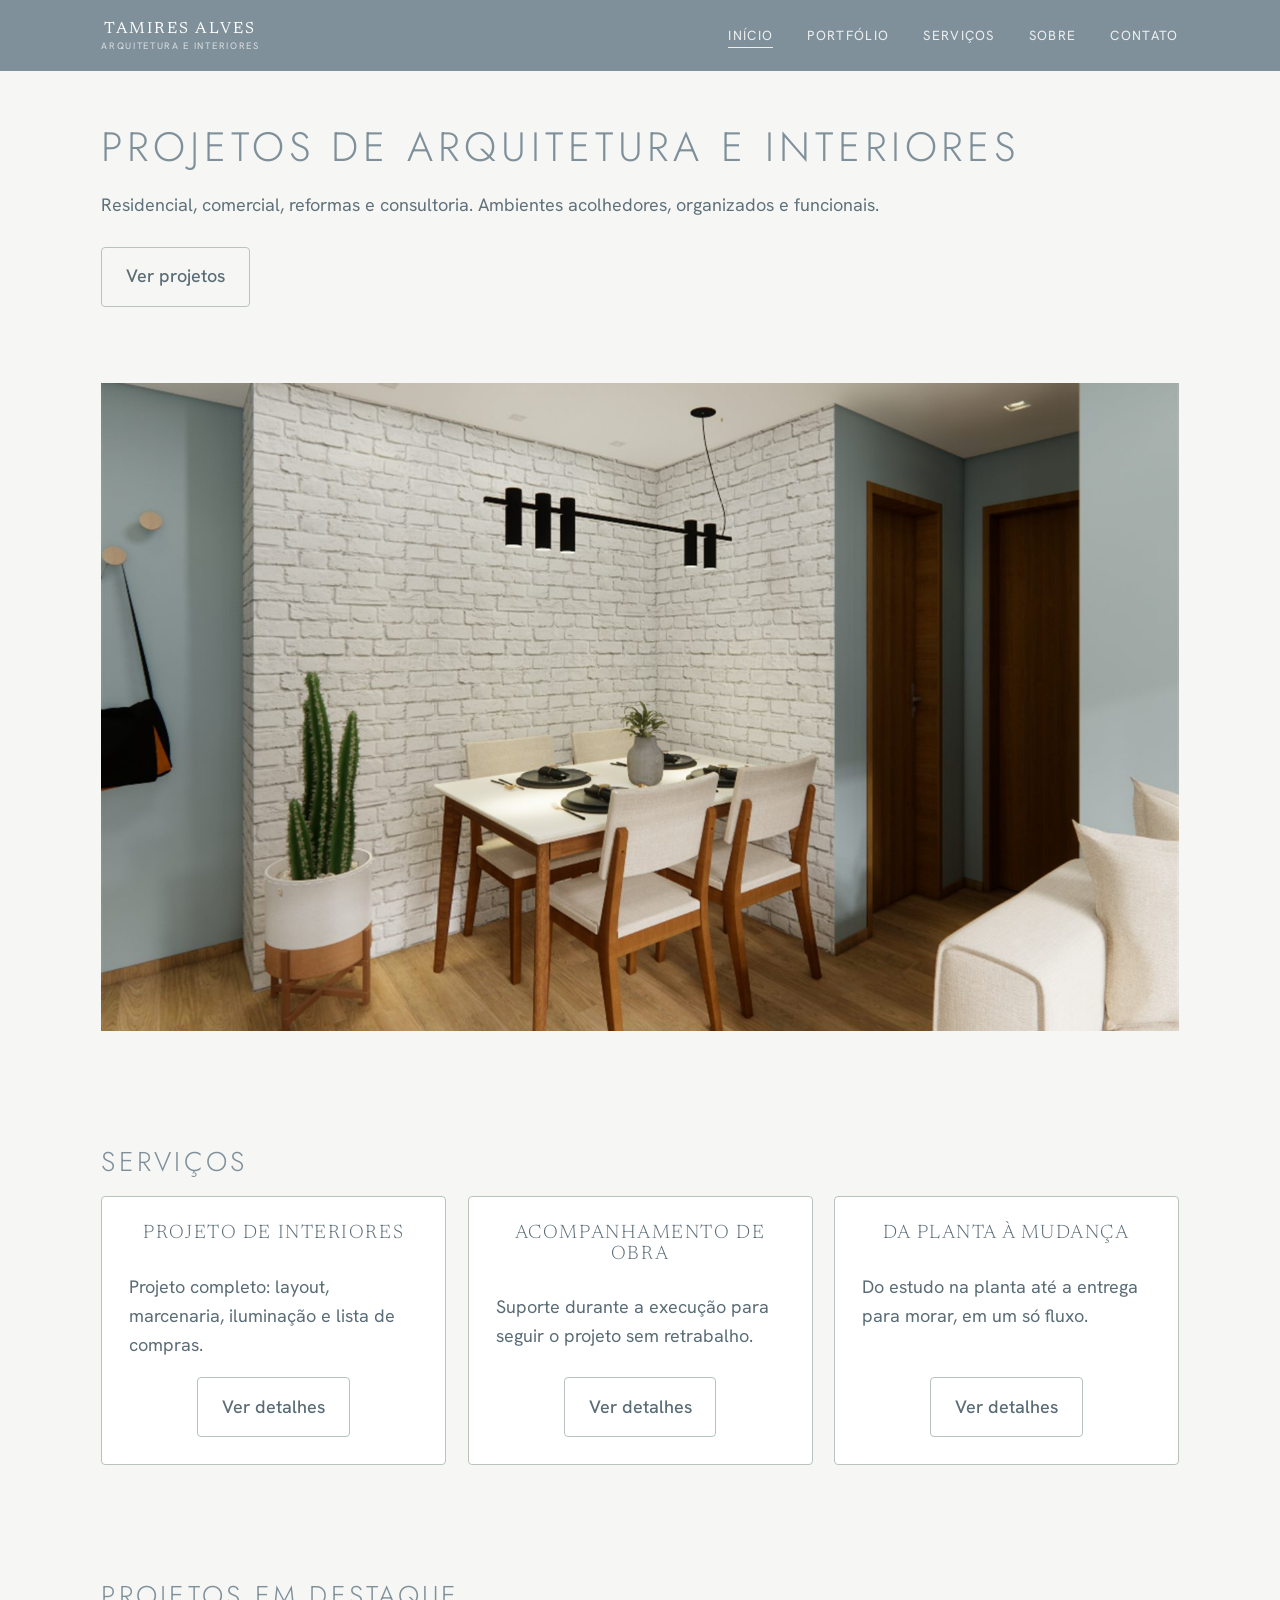
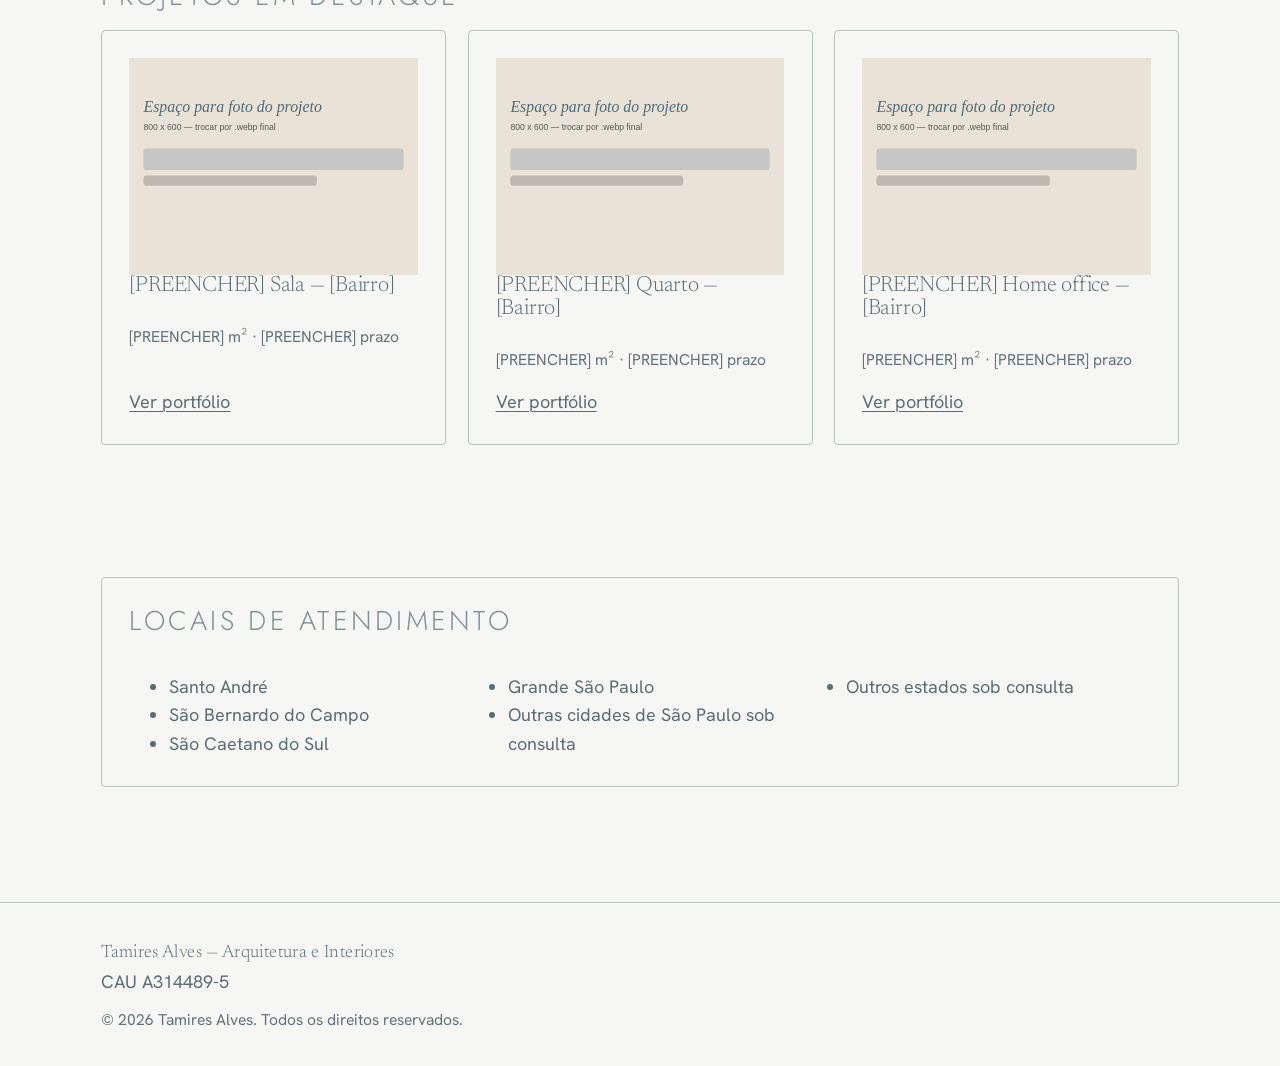
<file: index.html>
<!DOCTYPE html>
<html lang="pt-BR">
<head>
  <meta charset="UTF-8">
  <meta name="viewport" content="width=device-width, initial-scale=1.0">
  <title>Projetos de arquitetura e interiores no ABC e Grande SP | Tamires Alves</title>
  <meta name="description" content="Projetos de arquitetura e interiores: residencial, comercial, reformas e consultoria no ABC e Grande São Paulo. Solicite um orçamento pelo WhatsApp.">
  <link rel="canonical" href="https://arqtamiresalves.com.br/">
  <meta property="og:type" content="website">
  <meta property="og:title" content="Tamires Alves — Arquitetura e interiores">
  <meta property="og:description" content="Projetos residenciais e comerciais, reformas e consultoria no ABC e Grande SP.">
  <meta property="og:url" content="https://arqtamiresalves.com.br/">
  <!-- Espaço GA4 e Search Console: colar scripts aqui na etapa 7 -->
  <script type="application/ld+json">
  {
    "@context": "https://schema.org",
    "@type": "ProfessionalService",
    "name": "Tamires Alves — Arquitetura e Interiores",
    "url": "https://arqtamiresalves.com.br/",
    "telephone": "+55-11-94211-9178",
    "image": "https://arqtamiresalves.com.br/img/placeholder.svg",
    "priceRange": "Sob consulta",
    "address": { "@type": "PostalAddress", "addressRegion": "SP", "addressCountry": "BR" },
    "areaServed": ["Santo André", "São Bernardo do Campo", "São Caetano do Sul", "Grande São Paulo"],
    "sameAs": ["https://www.instagram.com/arqtamires/", "https://share.google/CgZ5sQ6DC6l3v55OY"]
  }
  </script>
  <link rel="preconnect" href="https://fonts.googleapis.com">
  <link rel="preconnect" href="https://fonts.gstatic.com" crossorigin>
  <link href="https://fonts.googleapis.com/css2?family=Newsreader:wght@300;400&family=Hanken+Grotesk:wght@400;500&family=Jost:wght@300;400&display=swap" rel="stylesheet">
  <link rel="stylesheet" href="css/styles.css">
</head>
<body>
  <header class="site-header">
    <div class="header-inner">
      <a class="marca" href="index.html" aria-label="Tamires Alves — página inicial">
        <span class="marca-nome">TAMIRES ALVES</span>
        <span class="marca-sub">ARQUITETURA E INTERIORES</span>
      </a>
      <nav aria-label="Navegação principal">
        <button class="nav-toggle" type="button" data-nav-toggle aria-expanded="false" aria-controls="menu">Menu</button>
        <ul class="nav-list" id="menu" data-nav-list>
          <li><a href="index.html" aria-current="page">Início</a></li>
          <li><a href="portfolio/index.html">Portfólio</a></li>
          <li><a href="servicos.html">Serviços</a></li>
          <li><a href="sobre.html">Sobre</a></li>
          <li><a href="contato.html">Contato</a></li>
        </ul>
      </nav>
    </div>
  </header>

  <main>
    <section class="hero">
      <div class="container hero-grid">
        <div>
          <h1>Projetos de arquitetura e interiores</h1>
          <p class="lead lead-linha">Residencial, comercial, reformas e consultoria. Ambientes acolhedores, organizados e funcionais.</p>
          <div class="hero-acoes">
            <a class="btn btn-sec" href="portfolio/index.html">Ver projetos</a>
          </div>
        </div>
        <figure class="hero-figura">
          <img src="img/hero-sala-jantar.jpg" alt="Sala de jantar com parede de tijolos brancos, mesa e cadeiras de madeira e pendentes pretos" width="1600" height="1000" loading="eager" fetchpriority="high">
          <figcaption class="sr-only">Sala de jantar projetada para apartamento: parede de tijolos brancos, móveis em madeira e iluminação pendente.</figcaption>
        </figure>
      </div>
    </section>

    <!-- reativar quando houver avaliações reais
    <section class="secao" aria-labelledby="prova">
      <div class="container">
        <div class="card card-split">
          <div>
            <h2 id="prova">Avaliações de clientes</h2>
            <p>[PREENCHER] Espaço para avaliações do Google. Texto provisório até conectar o Perfil da Empresa.</p>
          </div>
          <div>
            <p><a href="https://share.google/CgZ5sQ6DC6l3v55OY">Ver avaliações no Perfil da Empresa no Google</a></p>
            <p class="meta">Substituir por avaliações reais com nome e bairro, mediante autorização.</p>
          </div>
        </div>
      </div>
    </section>
    -->

    <section class="secao" aria-labelledby="servicos">
      <div class="container">
        <h2 id="servicos">Serviços</h2>
        <div class="card-grid">
          <article class="card card--servico">
            <h3>Projeto de interiores</h3>
            <p>Projeto completo: layout, marcenaria, iluminação e lista de compras.</p>
            <p><a class="btn btn-sec" href="servicos.html">Ver detalhes</a></p>
          </article>
          <article class="card card--servico">
            <h3>Acompanhamento de obra</h3>
            <p>Suporte durante a execução para seguir o projeto sem retrabalho.</p>
            <p><a class="btn btn-sec" href="servicos.html">Ver detalhes</a></p>
          </article>
          <article class="card card--servico">
            <h3>Da planta à mudança</h3>
            <p>Do estudo na planta até a entrega para morar, em um só fluxo.</p>
            <p><a class="btn btn-sec" href="servicos.html">Ver detalhes</a></p>
          </article>
        </div>
      </div>
    </section>

    <section class="secao" aria-labelledby="destaques">
      <div class="container">
        <h2 id="destaques">Projetos em destaque</h2>
        <div class="card-grid">
          <article class="card">
            <img src="img/placeholder.svg" alt="Placeholder de projeto de sala" width="800" height="600" loading="lazy">
            <h3>[PREENCHER] Sala — [Bairro]</h3>
            <p class="meta">[PREENCHER] m² · [PREENCHER] prazo</p>
            <p><a href="portfolio/index.html">Ver portfólio</a></p>
          </article>
          <article class="card">
            <img src="img/placeholder.svg" alt="Placeholder de projeto de quarto" width="800" height="600" loading="lazy">
            <h3>[PREENCHER] Quarto — [Bairro]</h3>
            <p class="meta">[PREENCHER] m² · [PREENCHER] prazo</p>
            <p><a href="portfolio/index.html">Ver portfólio</a></p>
          </article>
          <article class="card">
            <img src="img/placeholder.svg" alt="Placeholder de projeto de home office" width="800" height="600" loading="lazy">
            <h3>[PREENCHER] Home office — [Bairro]</h3>
            <p class="meta">[PREENCHER] m² · [PREENCHER] prazo</p>
            <p><a href="portfolio/index.html">Ver portfólio</a></p>
          </article>
        </div>
      </div>
    </section>

    <section class="secao" aria-labelledby="areas">
      <div class="container">
        <div class="card">
          <h2 id="areas">Locais de atendimento</h2>
          <ul class="areas">
            <li>Santo André</li>
            <li>São Bernardo do Campo</li>
            <li>São Caetano do Sul</li>
            <li>Grande São Paulo</li>
            <li>Outras cidades de São Paulo sob consulta</li>
            <li>Outros estados sob consulta</li>
          </ul>
        </div>
      </div>
    </section>
  </main>

  <footer class="site-footer">
    <div class="container footer-inner">
      <p><strong>Tamires Alves — Arquitetura e Interiores</strong><br>CAU A314489-5</p>
      <p class="meta">© <span data-ano>2026</span> Tamires Alves. Todos os direitos reservados.</p>
    </div>
  </footer>

  <script src="js/main.js" defer></script>
</body>
</html>
</file>
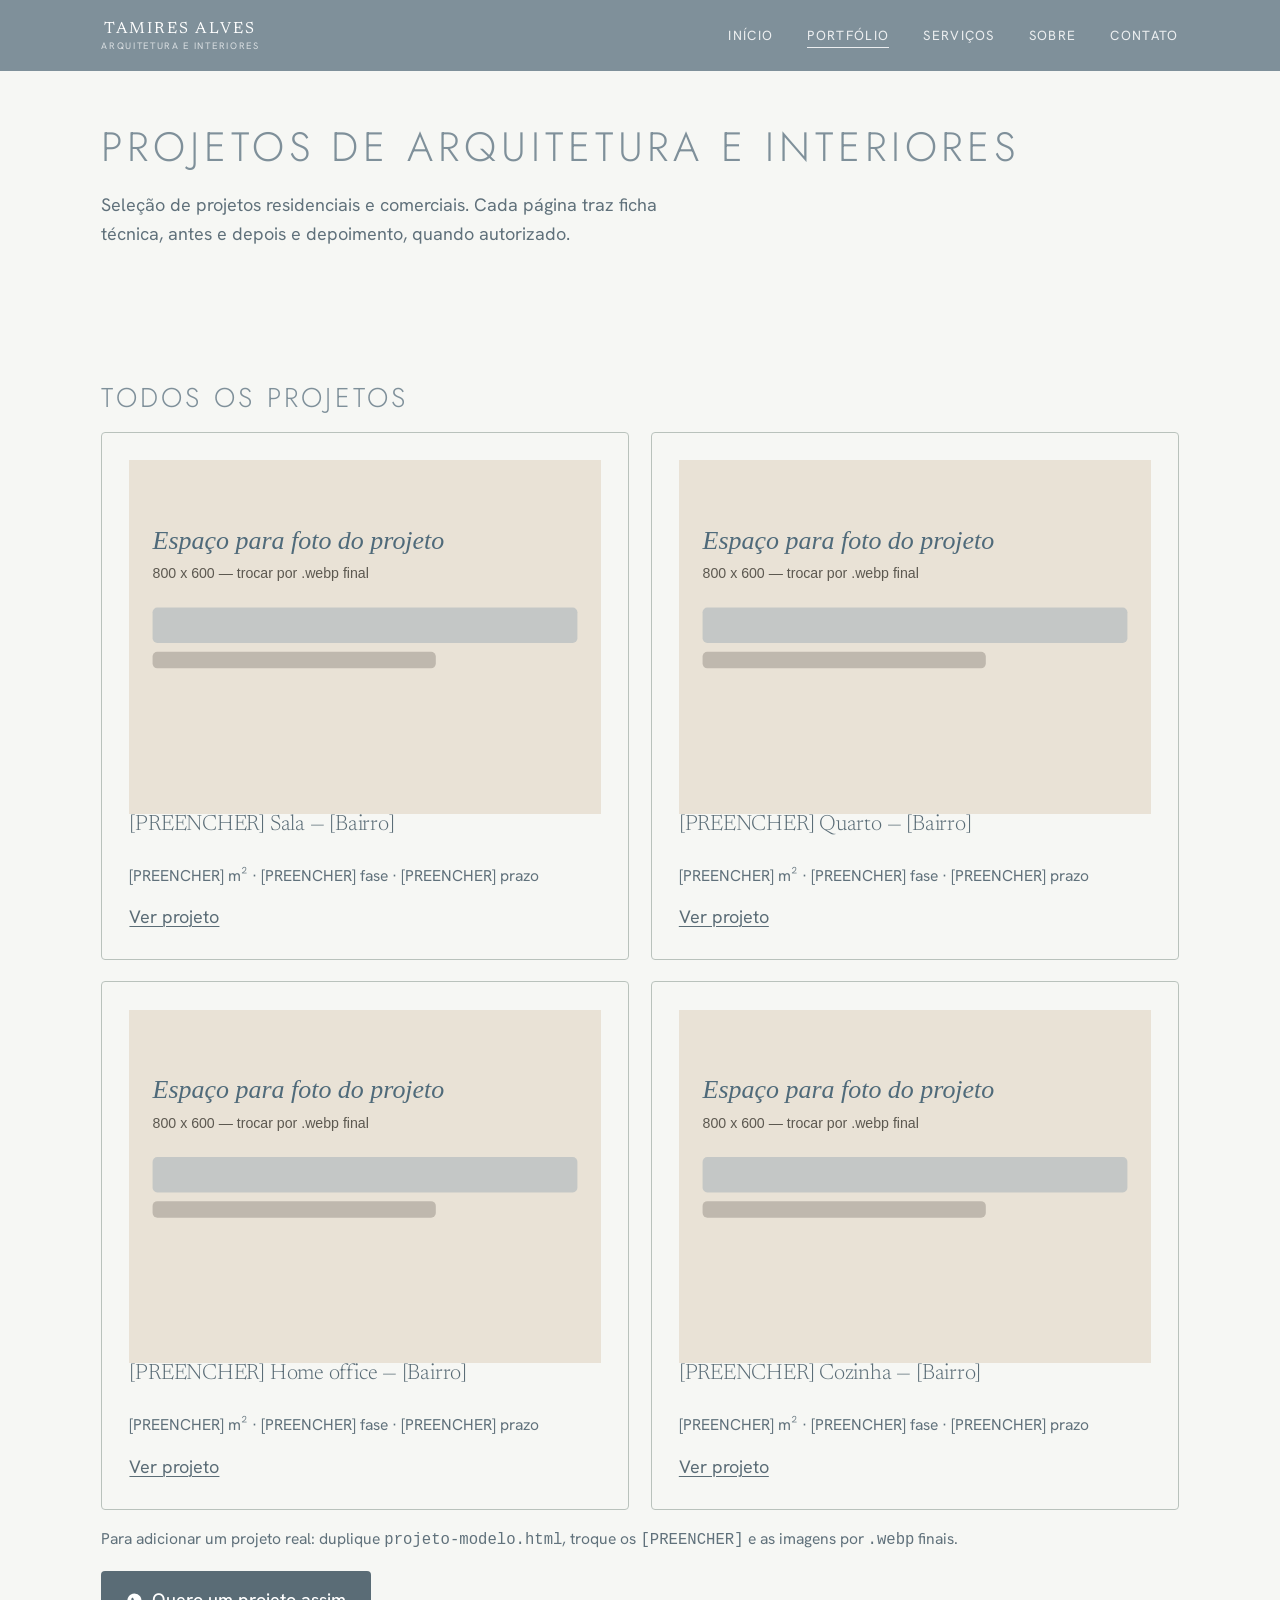
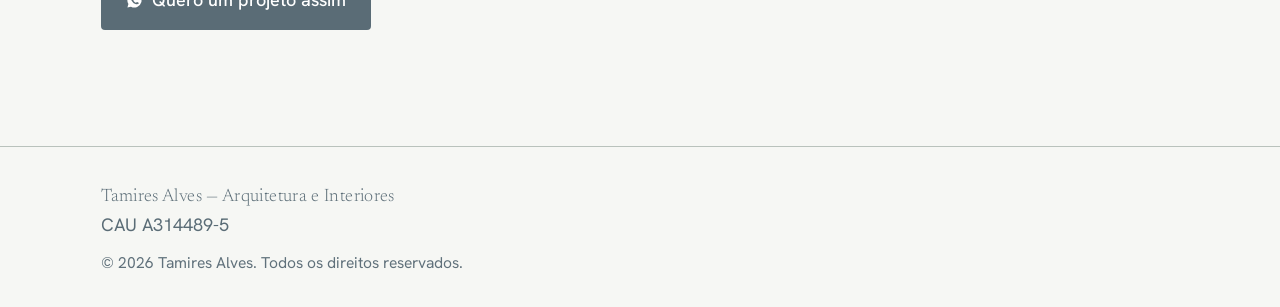
<file: portfolio/index.html>
<!DOCTYPE html>
<html lang="pt-BR">
<head>
  <meta charset="UTF-8">
  <meta name="viewport" content="width=device-width, initial-scale=1.0">
  <title>Portfólio de arquitetura e interiores | Tamires Alves</title>
  <meta name="description" content="Projetos de arquitetura e interiores no ABC e Grande SP: residencial, comercial, reformas e consultoria. Veja destaques e peça um orçamento pelo WhatsApp.">
  <link rel="canonical" href="https://arqtamiresalves.com.br/portfolio/">
  <meta property="og:type" content="website">
  <meta property="og:title" content="Portfólio | Tamires Alves">
  <meta property="og:description" content="Interiores por ambiente: antes e depois, ficha técnica e depoimentos.">
  <meta property="og:url" content="https://arqtamiresalves.com.br/portfolio/">
  <link rel="preconnect" href="https://fonts.googleapis.com">
  <link rel="preconnect" href="https://fonts.gstatic.com" crossorigin>
  <link href="https://fonts.googleapis.com/css2?family=Newsreader:wght@300;400&family=Hanken+Grotesk:wght@400;500&family=Jost:wght@300;400&display=swap" rel="stylesheet">
  <link rel="stylesheet" href="../css/styles.css">
</head>
<body>
  <header class="site-header">
    <div class="header-inner">
      <a class="marca" href="../index.html" aria-label="Tamires Alves — página inicial">
        <span class="marca-nome">TAMIRES ALVES</span>
        <span class="marca-sub">ARQUITETURA E INTERIORES</span>
      </a>
      <nav aria-label="Navegação principal">
        <button class="nav-toggle" type="button" data-nav-toggle aria-expanded="false" aria-controls="menu">Menu</button>
        <ul class="nav-list" id="menu" data-nav-list>
          <li><a href="../index.html">Início</a></li>
          <li><a href="index.html" aria-current="page">Portfólio</a></li>
          <li><a href="../servicos.html">Serviços</a></li>
          <li><a href="../sobre.html">Sobre</a></li>
          <li><a href="../contato.html">Contato</a></li>
        </ul>
      </nav>
    </div>
  </header>

  <main>
    <section class="hero">
      <div class="container">
        <h1>Projetos de arquitetura e interiores</h1>
        <p class="lead">Seleção de projetos residenciais e comerciais. Cada página traz ficha técnica, antes e depois e depoimento, quando autorizado.</p>
      </div>
    </section>

    <section class="secao" aria-labelledby="lista">
      <div class="container">
        <h2 id="lista">Todos os projetos</h2>
        <div class="card-grid grid-2">
          <article class="card">
            <img src="../img/placeholder.svg" alt="Placeholder de sala" width="800" height="600" loading="lazy">
            <h3>[PREENCHER] Sala — [Bairro]</h3>
            <p class="meta">[PREENCHER] m² · [PREENCHER] fase · [PREENCHER] prazo</p>
            <p><a href="projeto-modelo.html">Ver projeto</a></p>
          </article>
          <article class="card">
            <img src="../img/placeholder.svg" alt="Placeholder de quarto" width="800" height="600" loading="lazy">
            <h3>[PREENCHER] Quarto — [Bairro]</h3>
            <p class="meta">[PREENCHER] m² · [PREENCHER] fase · [PREENCHER] prazo</p>
            <p><a href="projeto-modelo.html">Ver projeto</a></p>
          </article>
          <article class="card">
            <img src="../img/placeholder.svg" alt="Placeholder de home office" width="800" height="600" loading="lazy">
            <h3>[PREENCHER] Home office — [Bairro]</h3>
            <p class="meta">[PREENCHER] m² · [PREENCHER] fase · [PREENCHER] prazo</p>
            <p><a href="projeto-modelo.html">Ver projeto</a></p>
          </article>
          <article class="card">
            <img src="../img/placeholder.svg" alt="Placeholder de cozinha" width="800" height="600" loading="lazy">
            <h3>[PREENCHER] Cozinha — [Bairro]</h3>
            <p class="meta">[PREENCHER] m² · [PREENCHER] fase · [PREENCHER] prazo</p>
            <p><a href="projeto-modelo.html">Ver projeto</a></p>
          </article>
        </div>
        <p class="meta">Para adicionar um projeto real: duplique <code>projeto-modelo.html</code>, troque os <code>[PREENCHER]</code> e as imagens por <code>.webp</code> finais.</p>
        <p><a class="btn btn-whats" href="https://wa.me/5511942119178?text=Ol%C3%A1%2C%20Tamires!%20Vi%20o%20portf%C3%B3lio%20e%20quero%20um%20or%C3%A7amento.">Quero um projeto assim</a></p>
      </div>
    </section>
  </main>

  <footer class="site-footer">
    <div class="container footer-inner">
      <p><strong>Tamires Alves — Arquitetura e Interiores</strong><br>CAU A314489-5</p>
      <p class="meta">© <span data-ano>2026</span> Tamires Alves. Todos os direitos reservados.</p>
    </div>
  </footer>

  <script src="../js/main.js" defer></script>
</body>
</html>
</file>
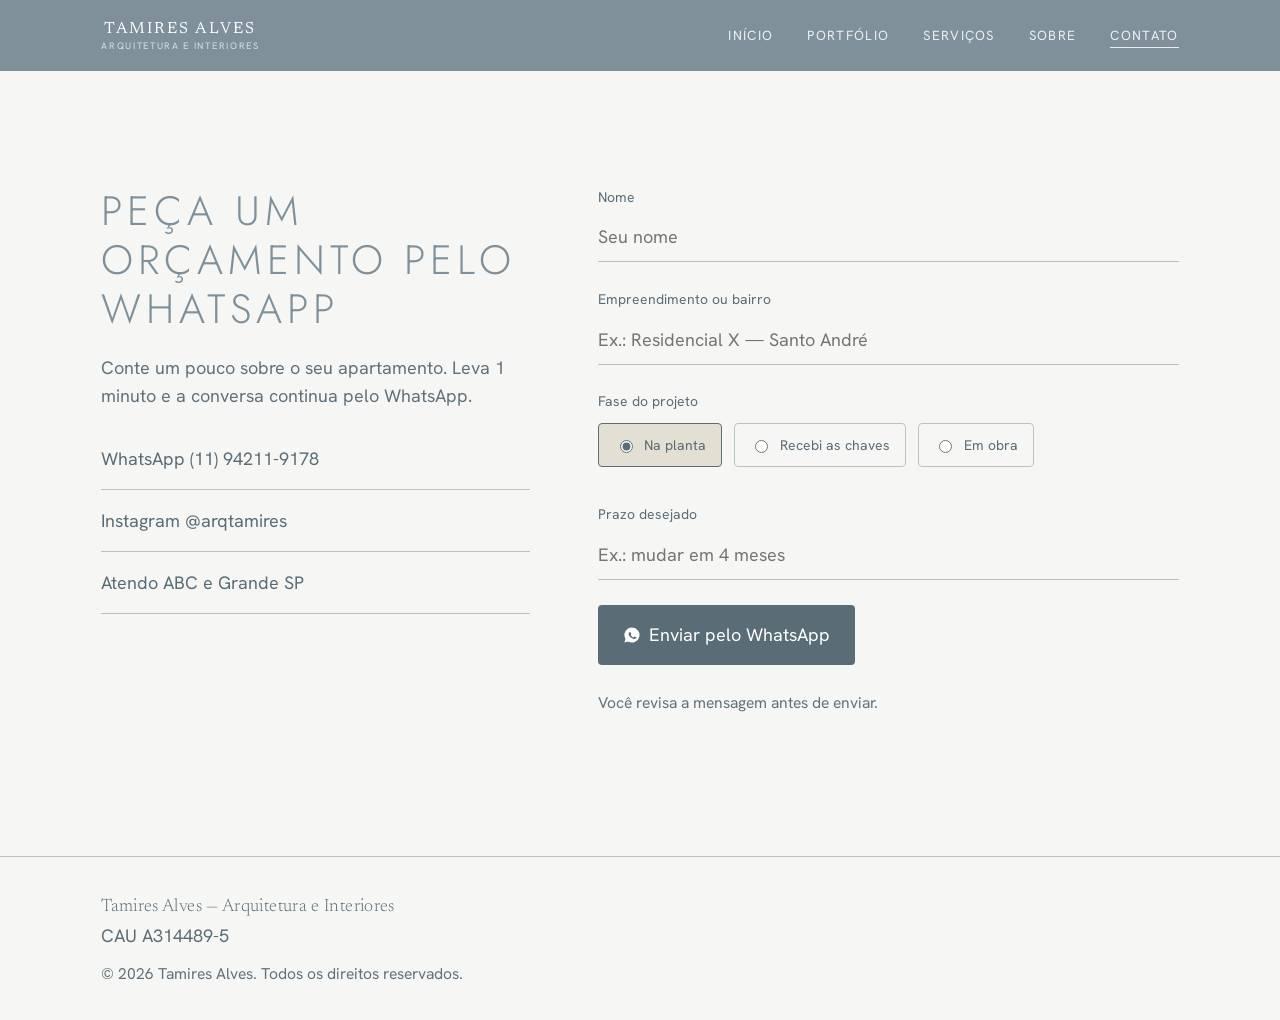
<file: contato.html>
<!DOCTYPE html>
<html lang="pt-BR">
<head>
  <meta charset="UTF-8">
  <meta name="viewport" content="width=device-width, initial-scale=1.0">
  <title>Contato e orçamento pelo WhatsApp | Tamires Alves</title>
  <meta name="description" content="Peça um orçamento de arquitetura e interiores no ABC e Grande SP. Preencha nome, empreendimento ou bairro, fase e prazo — a mensagem abre direto no WhatsApp.">
  <link rel="canonical" href="https://arqtamiresalves.com.br/contato.html">
  <meta property="og:type" content="website">
  <meta property="og:title" content="Contato | Tamires Alves">
  <meta property="og:description" content="Orçamento rápido pelo WhatsApp para seu projeto.">
  <meta property="og:url" content="https://arqtamiresalves.com.br/contato.html">
  <link rel="preconnect" href="https://fonts.googleapis.com">
  <link rel="preconnect" href="https://fonts.gstatic.com" crossorigin>
  <link href="https://fonts.googleapis.com/css2?family=Newsreader:wght@300;400&family=Hanken+Grotesk:wght@400;500&family=Jost:wght@300;400&display=swap" rel="stylesheet">
  <link rel="stylesheet" href="css/styles.css">
  <!-- Google Analytics 4 — descomente e troque G-XXXXXXXXXX pelo ID da propriedade
  <script async src="https://www.googletagmanager.com/gtag/js?id=G-XXXXXXXXXX"></script>
  <script>
    window.dataLayer = window.dataLayer || [];
    function gtag(){ dataLayer.push(arguments); }
    gtag('js', new Date());
    gtag('config', 'G-XXXXXXXXXX');
  </script>
  -->
</head>
<body>
  <header class="site-header">
    <div class="header-inner">
      <a class="marca" href="index.html" aria-label="Tamires Alves — página inicial">
        <span class="marca-nome">TAMIRES ALVES</span>
        <span class="marca-sub">ARQUITETURA E INTERIORES</span>
      </a>
      <nav aria-label="Navegação principal">
        <button class="nav-toggle" type="button" data-nav-toggle aria-expanded="false" aria-controls="menu">Menu</button>
        <ul class="nav-list" id="menu" data-nav-list>
          <li><a href="index.html">Início</a></li>
          <li><a href="portfolio/index.html">Portfólio</a></li>
          <li><a href="servicos.html">Serviços</a></li>
          <li><a href="sobre.html">Sobre</a></li>
          <li><a href="contato.html" aria-current="page">Contato</a></li>
        </ul>
      </nav>
    </div>
  </header>

  <main>
    <section class="secao" aria-labelledby="form-titulo">
      <div class="container contato-grid">
        <div class="contato-info">
          <h1 id="form-titulo">Peça um orçamento pelo WhatsApp</h1>
          <p class="lead">Conte um pouco sobre o seu apartamento. Leva 1 minuto e a conversa continua pelo WhatsApp.</p>
          <ul class="canais">
            <li><a href="https://wa.me/5511942119178?text=Ol%C3%A1%2C%20Tamires!%20Quero%20um%20or%C3%A7amento.">WhatsApp (11) 94211-9178</a></li>
            <li><a href="https://www.instagram.com/arqtamires/">Instagram @arqtamires</a></li>
            <li>Atendo ABC e Grande SP</li>
          </ul>
        </div>

        <div class="contato-form">
          <form id="form-orcamento" action="https://wa.me/5511942119178" method="get">
            <p>
              <label for="f-nome">Nome</label>
              <input id="f-nome" name="nome" type="text" autocomplete="name" required maxlength="80" placeholder="Seu nome">
            </p>
            <p>
              <label for="f-local">Empreendimento ou bairro</label>
              <input id="f-local" name="local" type="text" required maxlength="120" placeholder="Ex.: Residencial X — Santo André">
            </p>
            <fieldset class="fase-grupo">
              <legend>Fase do projeto</legend>
              <label class="opcao"><input type="radio" name="fase" value="Na planta" checked required> Na planta</label>
              <label class="opcao"><input type="radio" name="fase" value="Recebi as chaves" required> Recebi as chaves</label>
              <label class="opcao"><input type="radio" name="fase" value="Em obra" required> Em obra</label>
            </fieldset>
            <p>
              <label for="f-prazo">Prazo desejado</label>
              <input id="f-prazo" name="prazo" type="text" maxlength="80" placeholder="Ex.: mudar em 4 meses">
            </p>
            <p><button class="btn btn-whats btn-bloco" type="submit">Enviar pelo WhatsApp</button></p>
            <p class="meta">Você revisa a mensagem antes de enviar.</p>
            <noscript>
              <p class="meta">Sem JavaScript? <a href="https://wa.me/5511942119178?text=Ol%C3%A1%2C%20Tamires!%20Quero%20um%20or%C3%A7amento.">Abra a conversa direta</a>.</p>
            </noscript>
          </form>
        </div>
      </div>
    </section>
  </main>

  <footer class="site-footer">
    <div class="container footer-inner">
      <p><strong>Tamires Alves — Arquitetura e Interiores</strong><br>CAU A314489-5</p>
      <p class="meta">© <span data-ano>2026</span> Tamires Alves. Todos os direitos reservados.</p>
    </div>
  </footer>

  <script src="js/main.js" defer></script>
</body>
</html>
</file>
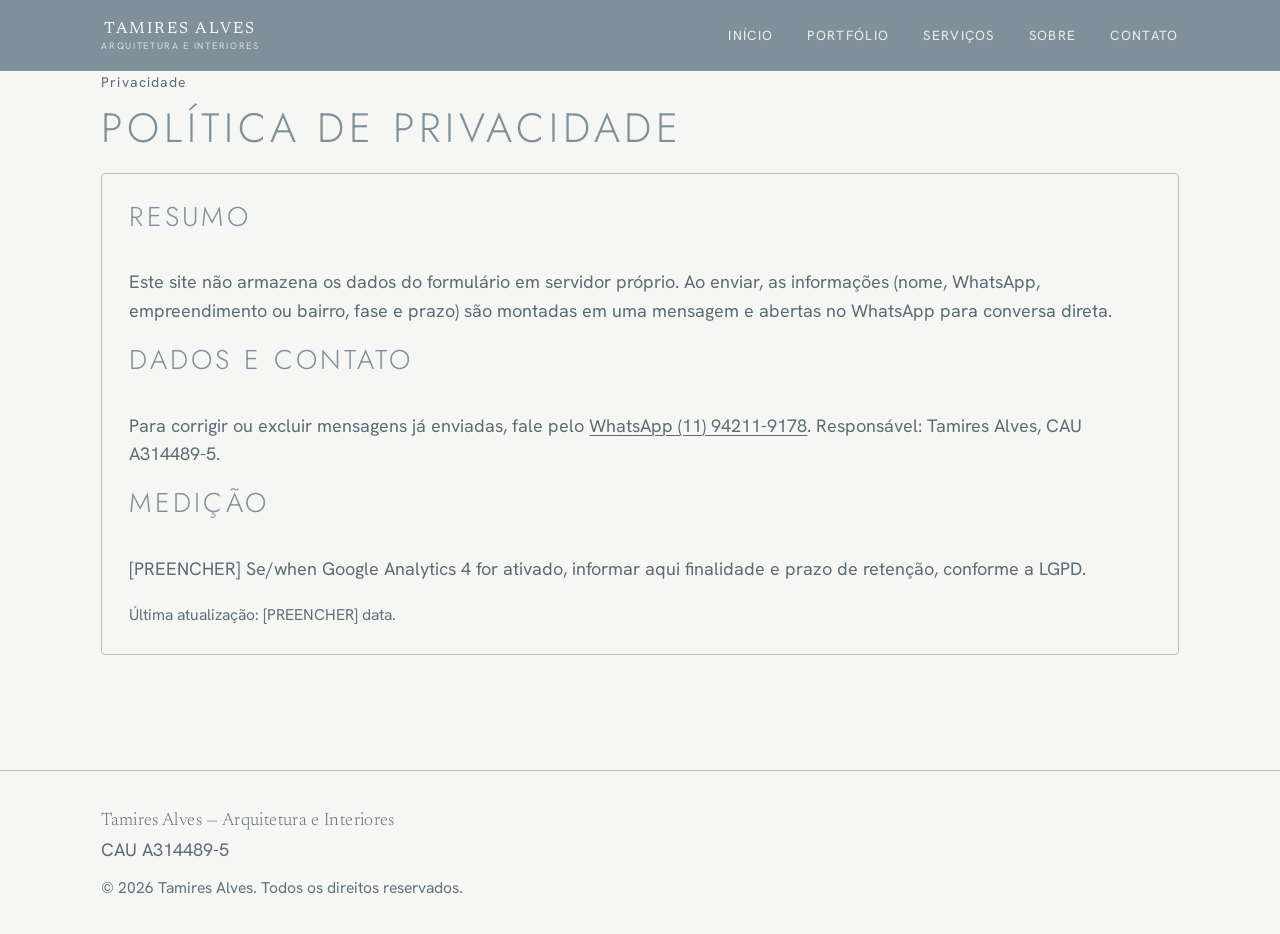
<file: privacidade.html>
<!DOCTYPE html>
<html lang="pt-BR">
<head>
  <meta charset="UTF-8">
  <meta name="viewport" content="width=device-width, initial-scale=1.0">
  <title>Política de privacidade (LGPD) | Tamires Alves</title>
  <meta name="description" content="Como os dados do formulário de contato são tratados: vão apenas para a conversa de WhatsApp, sem armazenamento no site.">
  <link rel="canonical" href="https://arqtamiresalves.com.br/privacidade.html">
  <meta name="robots" content="noindex, follow">
  <link rel="preconnect" href="https://fonts.googleapis.com">
  <link rel="preconnect" href="https://fonts.gstatic.com" crossorigin>
  <link href="https://fonts.googleapis.com/css2?family=Newsreader:wght@300;400&family=Hanken+Grotesk:wght@400;500&family=Jost:wght@300;400&display=swap" rel="stylesheet">
  <link rel="stylesheet" href="css/styles.css">
</head>
<body>
  <header class="site-header">
    <div class="header-inner">
      <a class="marca" href="index.html" aria-label="Tamires Alves — página inicial">
        <span class="marca-nome">TAMIRES ALVES</span>
        <span class="marca-sub">ARQUITETURA E INTERIORES</span>
      </a>
      <nav aria-label="Navegação principal">
        <button class="nav-toggle" type="button" data-nav-toggle aria-expanded="false" aria-controls="menu">Menu</button>
        <ul class="nav-list" id="menu" data-nav-list>
          <li><a href="index.html">Início</a></li>
          <li><a href="portfolio/index.html">Portfólio</a></li>
          <li><a href="servicos.html">Serviços</a></li>
          <li><a href="sobre.html">Sobre</a></li>
          <li><a href="contato.html">Contato</a></li>
        </ul>
      </nav>
    </div>
  </header>

  <main>
    <div class="container">
      <p class="eyebrow">Privacidade</p>
      <h1>Política de privacidade</h1>
      <div class="card">
        <h2>Resumo</h2>
        <p>Este site não armazena os dados do formulário em servidor próprio. Ao enviar, as informações (nome, WhatsApp, empreendimento ou bairro, fase e prazo) são montadas em uma mensagem e abertas no WhatsApp para conversa direta.</p>
        <h2>Dados e contato</h2>
        <p>Para corrigir ou excluir mensagens já enviadas, fale pelo <a href="https://wa.me/5511942119178">WhatsApp (11) 94211-9178</a>. Responsável: Tamires Alves, CAU A314489-5.</p>
        <h2>Medição</h2>
        <p>[PREENCHER] Se/when Google Analytics 4 for ativado, informar aqui finalidade e prazo de retenção, conforme a LGPD.</p>
        <p class="meta">Última atualização: [PREENCHER] data.</p>
      </div>
    </div>
  </main>

  <footer class="site-footer">
    <div class="container footer-inner">
      <p><strong>Tamires Alves — Arquitetura e Interiores</strong><br>CAU A314489-5</p>
      <p class="meta">© <span data-ano>2026</span> Tamires Alves. Todos os direitos reservados.</p>
    </div>
  </footer>

  <script src="js/main.js" defer></script>
</body>
</html>
</file>
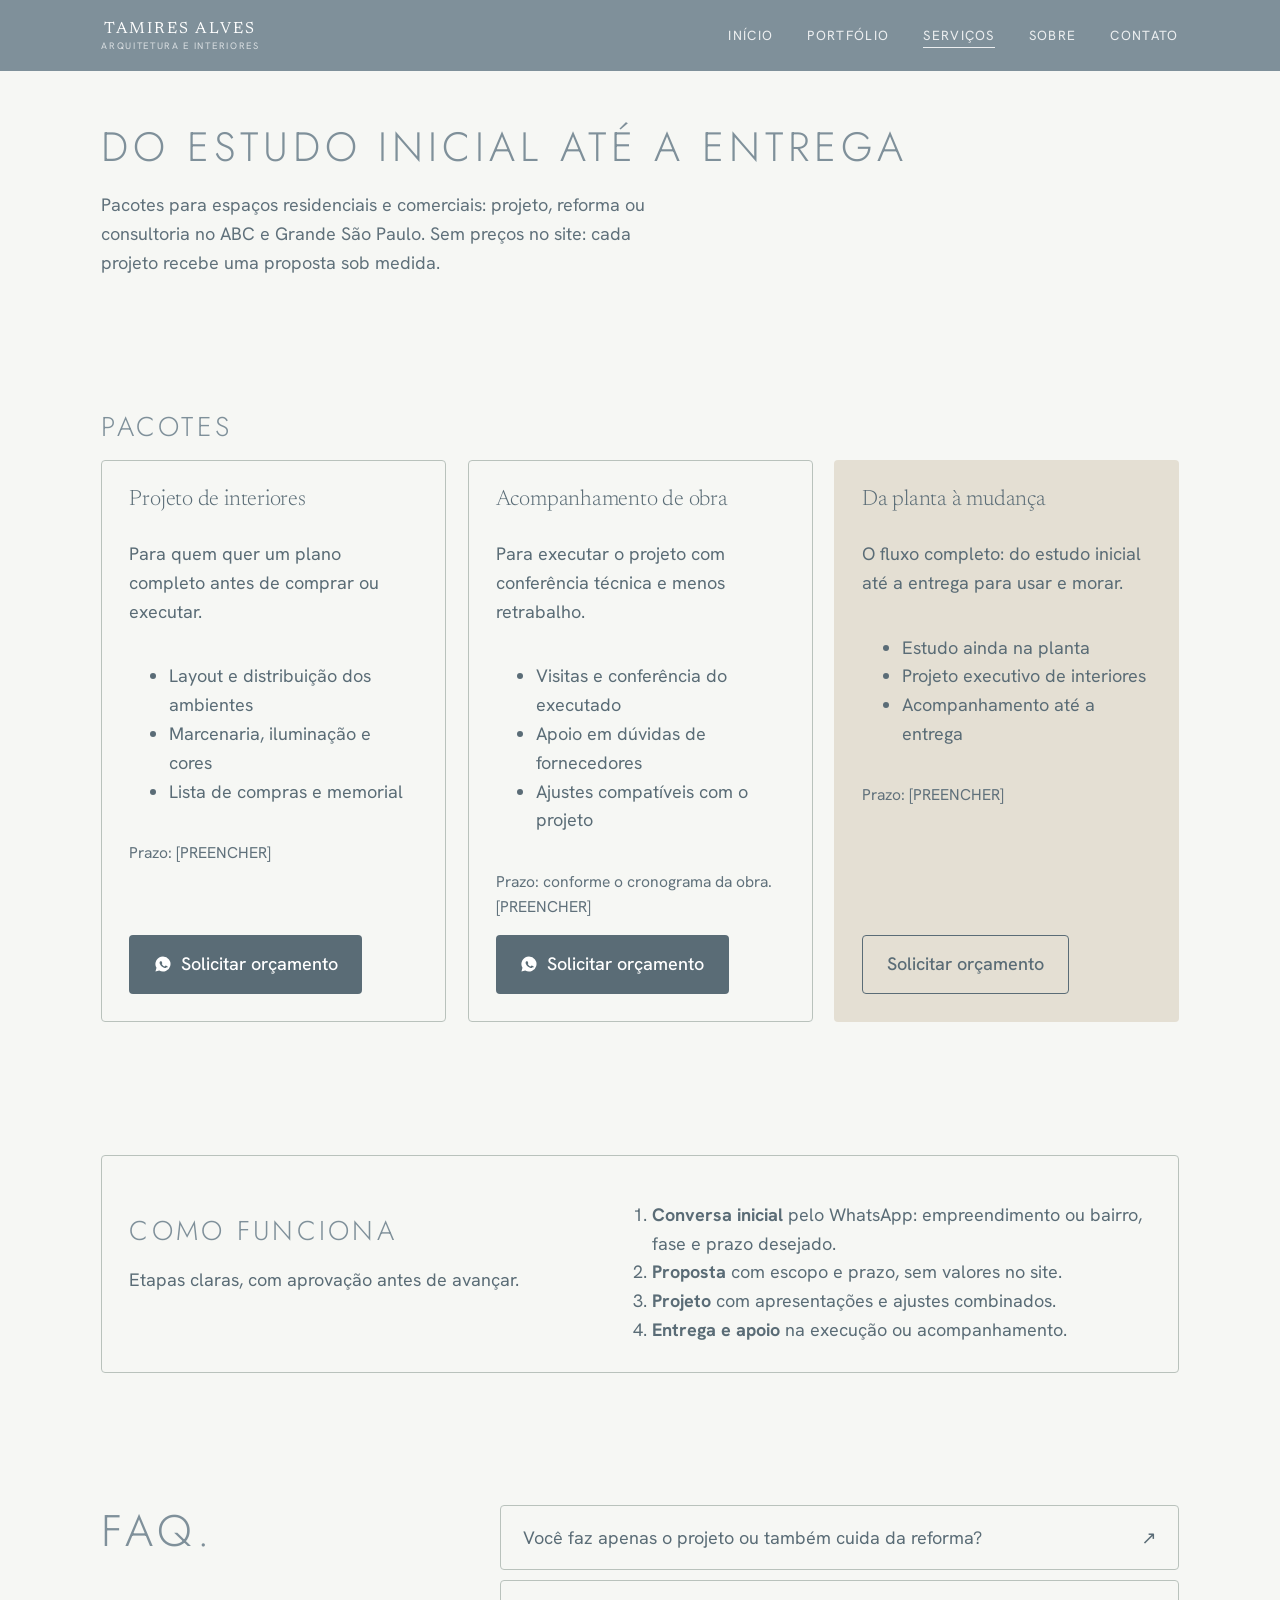
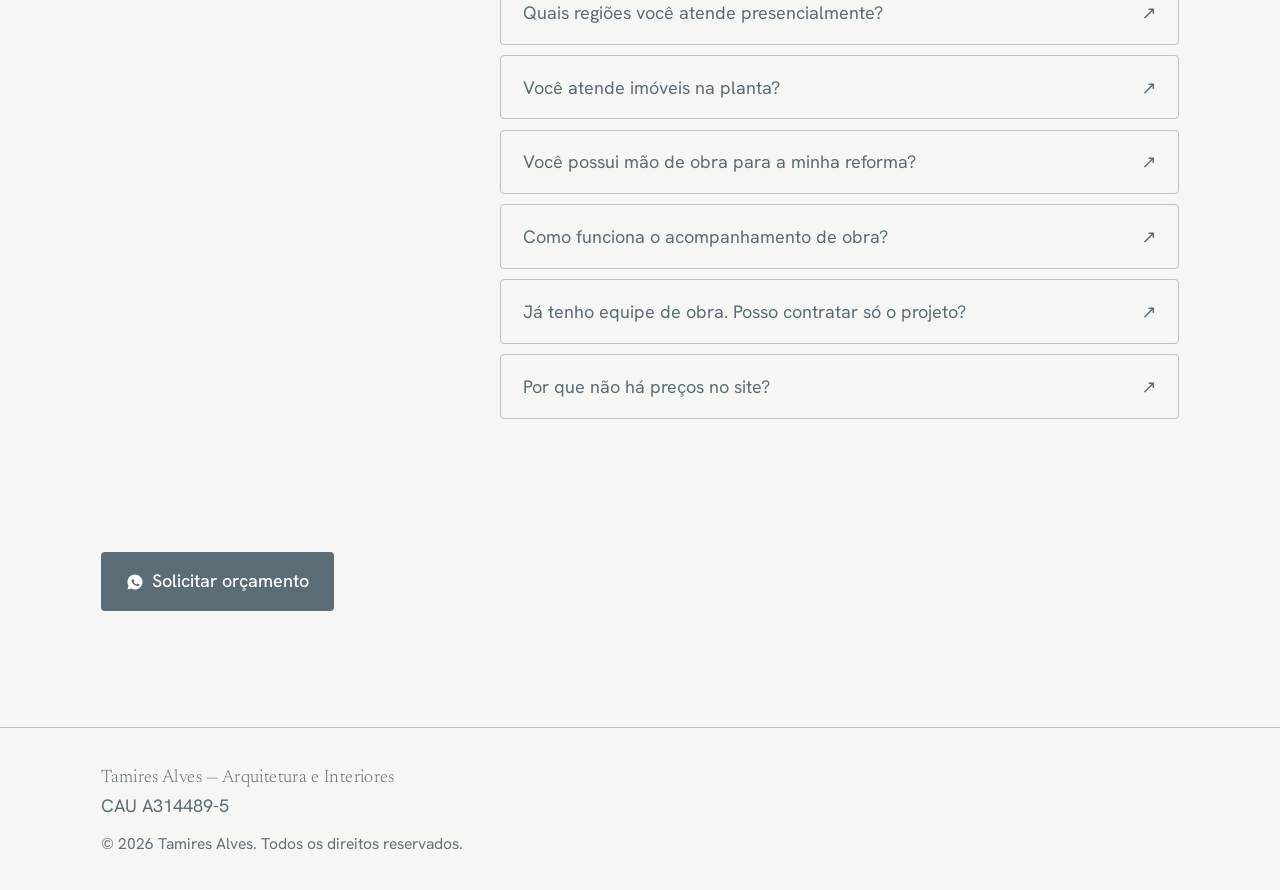
<file: servicos.html>
<!DOCTYPE html>
<html lang="pt-BR">
<head>
  <meta charset="UTF-8">
  <meta name="viewport" content="width=device-width, initial-scale=1.0">
  <title>Serviços: projeto de interiores, acompanhamento de obra e da planta à mudança | Tamires Alves</title>
  <meta name="description" content="Projeto de interiores, acompanhamento de obra, reformas e consultoria para espaços residenciais e comerciais no ABC e Grande SP. Solicite orçamento pelo WhatsApp.">
  <link rel="canonical" href="https://arqtamiresalves.com.br/servicos.html">
  <meta property="og:type" content="website">
  <meta property="og:title" content="Serviços | Tamires Alves — Arquitetura e Interiores">
  <meta property="og:description" content="Projeto de interiores, acompanhamento de obra e da planta à mudança para espaços residenciais e comerciais.">
  <meta property="og:url" content="https://arqtamiresalves.com.br/servicos.html">
  <link rel="preconnect" href="https://fonts.googleapis.com">
  <link rel="preconnect" href="https://fonts.gstatic.com" crossorigin>
  <link href="https://fonts.googleapis.com/css2?family=Newsreader:wght@300;400&family=Hanken+Grotesk:wght@400;500&family=Jost:wght@300;400&display=swap" rel="stylesheet">
  <link rel="stylesheet" href="css/styles.css">
  <script type="application/ld+json">
  {
    "@context": "https://schema.org",
    "@type": "FAQPage",
    "mainEntity": [
      {"@type": "Question", "name": "Quais regiões você atende presencialmente?", "acceptedAnswer": {"@type": "Answer", "text": "ABC (Santo André, São Bernardo e São Caetano), Grande São Paulo e outras cidades de São Paulo sob consulta. Outros estados também sob consulta."}},
      {"@type": "Question", "name": "Você atende imóveis na planta?", "acceptedAnswer": {"@type": "Answer", "text": "Sim. O estudo pode começar na planta e ser ajustado na entrega das chaves ou durante a obra."}},
      {"@type": "Question", "name": "Já tenho equipe de obra. Posso contratar só o projeto?", "acceptedAnswer": {"@type": "Answer", "text": "Sim. O projeto pode ser entregue para a sua equipe executar, com o suporte combinado em proposta."}},
      {"@type": "Question", "name": "Por que não há preços no site?", "acceptedAnswer": {"@type": "Answer", "text": "Cada planta e escopo pede uma proposta própria. O orçamento é solicitado pelo WhatsApp, sem compromisso."}}
    ]
  }
  </script>
</head>
<body>
  <header class="site-header">
    <div class="header-inner">
      <a class="marca" href="index.html" aria-label="Tamires Alves — página inicial">
        <span class="marca-nome">TAMIRES ALVES</span>
        <span class="marca-sub">ARQUITETURA E INTERIORES</span>
      </a>
      <nav aria-label="Navegação principal">
        <button class="nav-toggle" type="button" data-nav-toggle aria-expanded="false" aria-controls="menu">Menu</button>
        <ul class="nav-list" id="menu" data-nav-list>
          <li><a href="index.html">Início</a></li>
          <li><a href="portfolio/index.html">Portfólio</a></li>
          <li><a href="servicos.html" aria-current="page">Serviços</a></li>
          <li><a href="sobre.html">Sobre</a></li>
          <li><a href="contato.html">Contato</a></li>
        </ul>
      </nav>
    </div>
  </header>

  <main>
    <section class="hero">
      <div class="container">
        <h1>Do estudo inicial até a entrega</h1>
        <p class="lead">Pacotes para espaços residenciais e comerciais: projeto, reforma ou consultoria no ABC e Grande São Paulo. Sem preços no site: cada projeto recebe uma proposta sob medida.</p>
      </div>
    </section>

    <section class="secao" aria-labelledby="pacotes">
      <div class="container">
        <h2 id="pacotes">Pacotes</h2>
        <div class="card-grid">
          <article class="card">
            <h3>Projeto de interiores</h3>
            <p>Para quem quer um plano completo antes de comprar ou executar.</p>
            <ul>
              <li>Layout e distribuição dos ambientes</li>
              <li>Marcenaria, iluminação e cores</li>
              <li>Lista de compras e memorial</li>
            </ul>
            <p class="meta">Prazo: [PREENCHER]</p>
            <p><a class="btn btn-whats" href="https://wa.me/5511942119178?text=Ol%C3%A1%2C%20Tamires!%20Quero%20or%C3%A7amento%20de%20projeto%20de%20interiores.">Solicitar orçamento</a></p>
          </article>
          <article class="card">
            <h3>Acompanhamento de obra</h3>
            <p>Para executar o projeto com conferência técnica e menos retrabalho.</p>
            <ul>
              <li>Visitas e conferência do executado</li>
              <li>Apoio em dúvidas de fornecedores</li>
              <li>Ajustes compatíveis com o projeto</li>
            </ul>
            <p class="meta">Prazo: conforme o cronograma da obra. [PREENCHER]</p>
            <p><a class="btn btn-whats" href="https://wa.me/5511942119178?text=Ol%C3%A1%2C%20Tamires!%20Quero%20or%C3%A7amento%20de%20acompanhamento%20de%20obra.">Solicitar orçamento</a></p>
          </article>
          <article class="card card--destaque">
            <h3>Da planta à mudança</h3>
            <p>O fluxo completo: do estudo inicial até a entrega para usar e morar.</p>
            <ul>
              <li>Estudo ainda na planta</li>
              <li>Projeto executivo de interiores</li>
              <li>Acompanhamento até a entrega</li>
            </ul>
            <p class="meta">Prazo: [PREENCHER]</p>
            <p><a class="btn btn-sec" href="https://wa.me/5511942119178?text=Ol%C3%A1%2C%20Tamires!%20Quero%20or%C3%A7amento%20da%20planta%20%C3%A0%20mudan%C3%A7a.">Solicitar orçamento</a></p>
          </article>
        </div>
      </div>
    </section>

    <section class="secao" aria-labelledby="etapas">
      <div class="container">
        <div class="card card-split">
          <div>
            <h2 id="etapas">Como funciona</h2>
            <p>Etapas claras, com aprovação antes de avançar.</p>
          </div>
          <ol>
            <li><strong>Conversa inicial</strong> pelo WhatsApp: empreendimento ou bairro, fase e prazo desejado.</li>
            <li><strong>Proposta</strong> com escopo e prazo, sem valores no site.</li>
            <li><strong>Projeto</strong> com apresentações e ajustes combinados.</li>
            <li><strong>Entrega e apoio</strong> na execução ou acompanhamento.</li>
          </ol>
        </div>
      </div>
    </section>

    <section class="secao" aria-labelledby="faq">
      <div class="container faq">
        <h2 class="faq-titulo" id="faq">FAQ.</h2>
        <div class="faq-lista">
          <details class="faq-item">
            <summary class="faq-q">Você faz apenas o projeto ou também cuida da reforma?<span class="faq-icone" aria-hidden="true">↗</span></summary>
            <div class="faq-a"><p>O projeto pode ser contratado sozinho ou junto com o acompanhamento de obra. [PREENCHER] Detalhar a forma de trabalho.</p></div>
          </details>
          <details class="faq-item">
            <summary class="faq-q">Quais regiões você atende presencialmente?<span class="faq-icone" aria-hidden="true">↗</span></summary>
            <div class="faq-a"><p>ABC (Santo André, São Bernardo e São Caetano), Grande São Paulo e outras cidades de São Paulo sob consulta. Outros estados também sob consulta.</p></div>
          </details>
          <details class="faq-item">
            <summary class="faq-q">Você atende imóveis na planta?<span class="faq-icone" aria-hidden="true">↗</span></summary>
            <div class="faq-a"><p>Sim. O estudo pode começar na planta e ser ajustado na entrega das chaves ou durante a obra.</p></div>
          </details>
          <details class="faq-item">
            <summary class="faq-q">Você possui mão de obra para a minha reforma?<span class="faq-icone" aria-hidden="true">↗</span></summary>
            <div class="faq-a"><p>[PREENCHER] Informar se há indicação ou gestão de equipes e fornecedores.</p></div>
          </details>
          <details class="faq-item">
            <summary class="faq-q">Como funciona o acompanhamento de obra?<span class="faq-icone" aria-hidden="true">↗</span></summary>
            <div class="faq-a"><p>Visitas periódicas para conferir o executado, apoiar dúvidas dos fornecedores e ajustar o que for necessário dentro do projeto. [PREENCHER] Periodicidade das visitas.</p></div>
          </details>
          <details class="faq-item">
            <summary class="faq-q">Já tenho equipe de obra. Posso contratar só o projeto?<span class="faq-icone" aria-hidden="true">↗</span></summary>
            <div class="faq-a"><p>Sim. O projeto pode ser entregue para a sua equipe executar, com o suporte combinado em proposta.</p></div>
          </details>
          <details class="faq-item">
            <summary class="faq-q">Por que não há preços no site?<span class="faq-icone" aria-hidden="true">↗</span></summary>
            <div class="faq-a"><p>Cada planta e escopo pede uma proposta própria. O orçamento é solicitado pelo WhatsApp, sem compromisso.</p></div>
          </details>
        </div>
      </div>
    </section>

    <section class="secao" aria-labelledby="cta-orcamento">
      <div class="container">
        <h2 class="sr-only" id="cta-orcamento">Solicitar orçamento</h2>
        <p><a class="btn btn-whats" href="https://wa.me/5511942119178?text=Ol%C3%A1%2C%20Tamires!%20Vi%20os%20servi%C3%A7os%20e%20quero%20um%20or%C3%A7amento.">Solicitar orçamento</a></p>
      </div>
    </section>
  </main>

  <footer class="site-footer">
    <div class="container footer-inner">
      <p><strong>Tamires Alves — Arquitetura e Interiores</strong><br>CAU A314489-5</p>
      <p class="meta">© <span data-ano>2026</span> Tamires Alves. Todos os direitos reservados.</p>
    </div>
  </footer>

  <script src="js/main.js" defer></script>
</body>
</html>
</file>
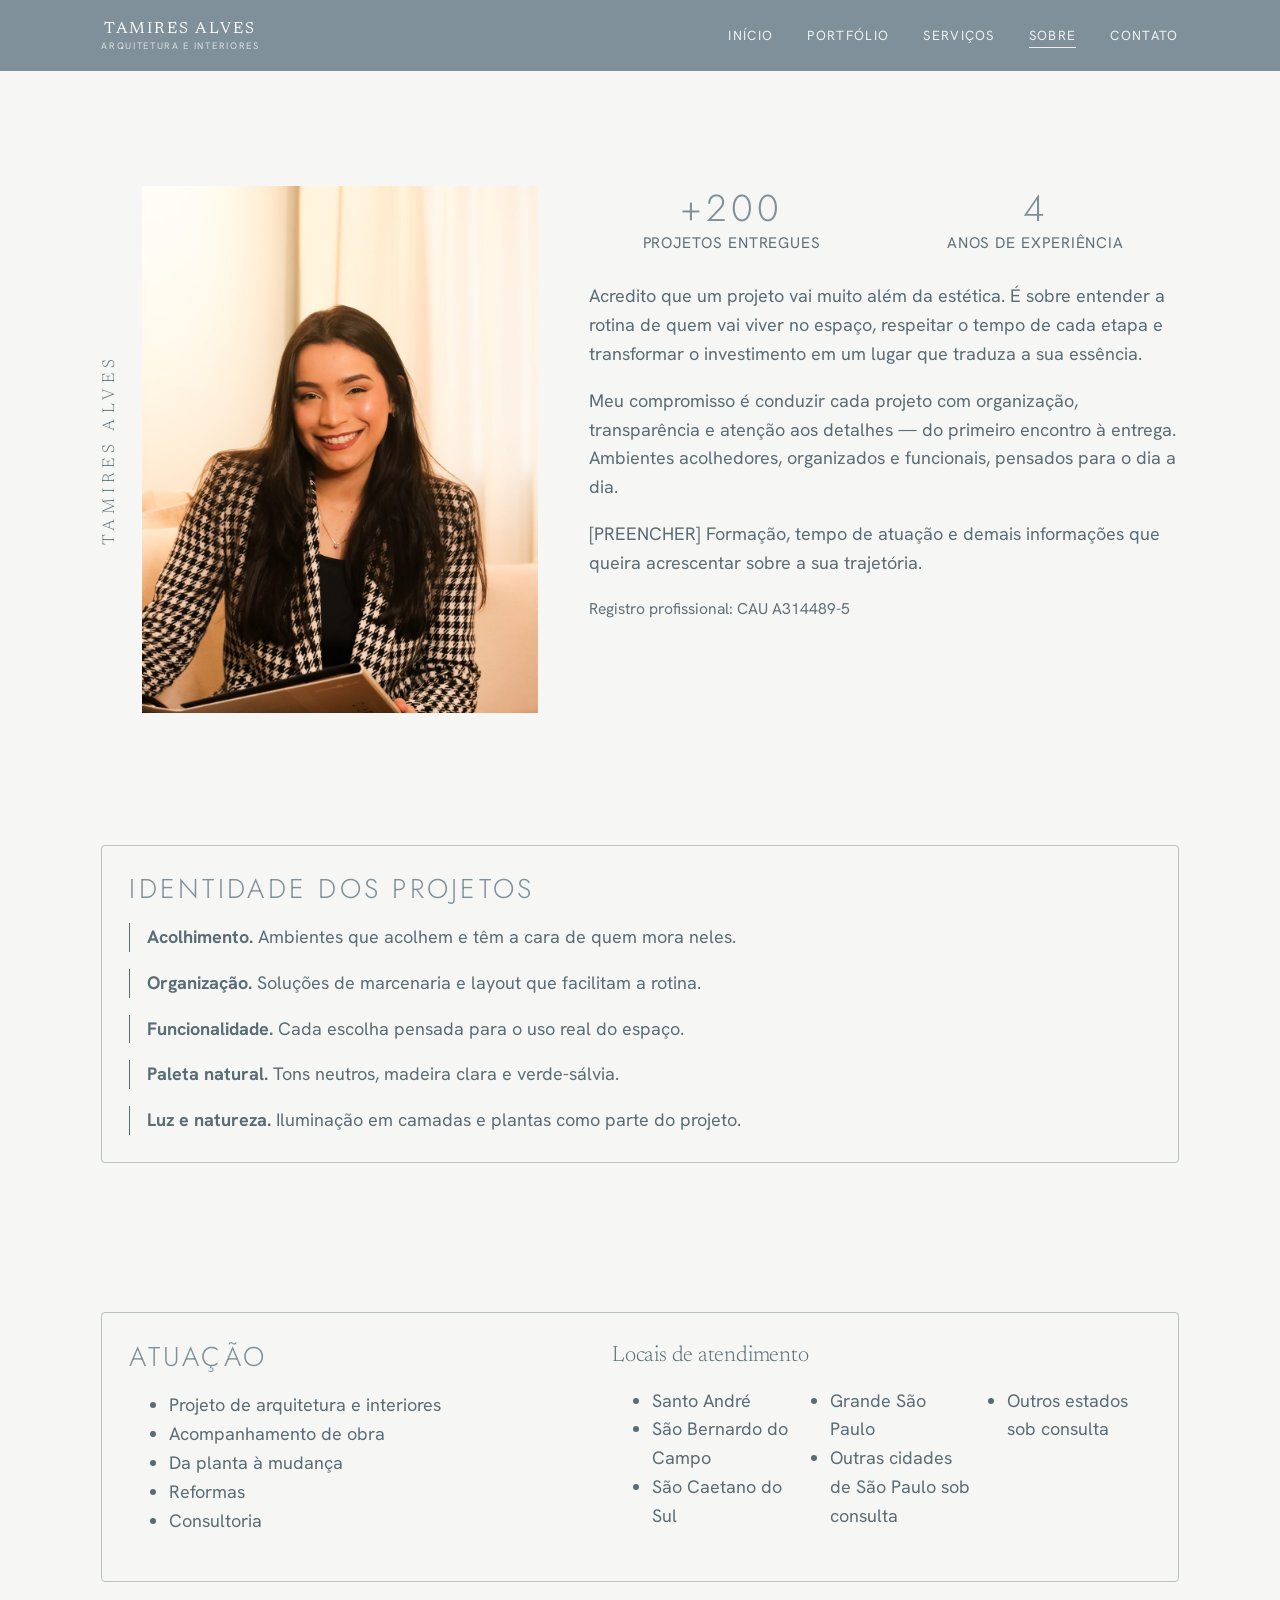
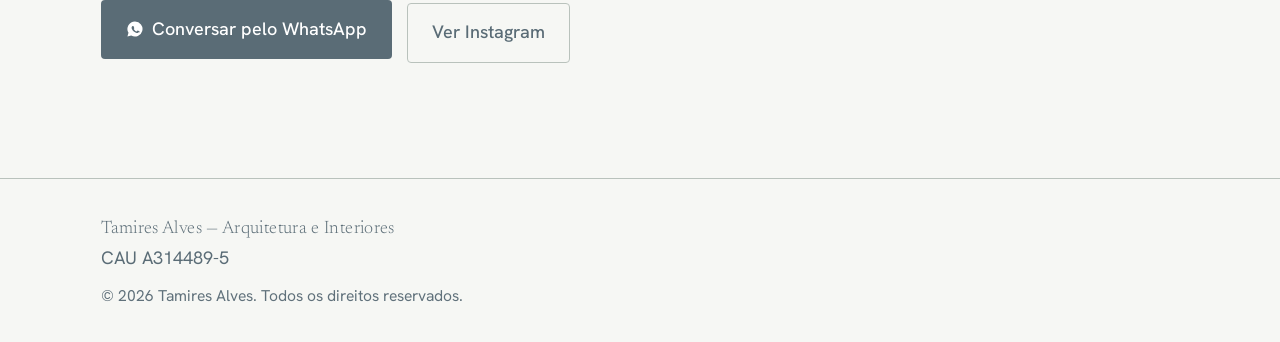
<file: sobre.html>
<!DOCTYPE html>
<html lang="pt-BR">
<head>
  <meta charset="UTF-8">
  <meta name="viewport" content="width=device-width, initial-scale=1.0">
  <title>Sobre Tamires Alves, arquiteta no ABC e Grande SP | CAU A314489-5</title>
  <meta name="description" content="Conheça Tamires Alves, arquiteta (CAU A314489-5) com atuação em projetos residenciais e comerciais no ABC e Grande São Paulo.">
  <link rel="canonical" href="https://arqtamiresalves.com.br/sobre.html">
  <meta property="og:type" content="website">
  <meta property="og:title" content="Sobre | Tamires Alves">
  <meta property="og:description" content="Arquitetura e interiores no ABC e Grande SP.">
  <meta property="og:url" content="https://arqtamiresalves.com.br/sobre.html">
  <link rel="preconnect" href="https://fonts.googleapis.com">
  <link rel="preconnect" href="https://fonts.gstatic.com" crossorigin>
  <link href="https://fonts.googleapis.com/css2?family=Newsreader:wght@300;400&family=Hanken+Grotesk:wght@400;500&family=Jost:wght@300;400&display=swap" rel="stylesheet">
  <link rel="stylesheet" href="css/styles.css">
</head>
<body>
  <header class="site-header">
    <div class="header-inner">
      <a class="marca" href="index.html" aria-label="Tamires Alves — página inicial">
        <span class="marca-nome">TAMIRES ALVES</span>
        <span class="marca-sub">ARQUITETURA E INTERIORES</span>
      </a>
      <nav aria-label="Navegação principal">
        <button class="nav-toggle" type="button" data-nav-toggle aria-expanded="false" aria-controls="menu">Menu</button>
        <ul class="nav-list" id="menu" data-nav-list>
          <li><a href="index.html">Início</a></li>
          <li><a href="portfolio/index.html">Portfólio</a></li>
          <li><a href="servicos.html">Serviços</a></li>
          <li><a href="sobre.html" aria-current="page">Sobre</a></li>
          <li><a href="contato.html">Contato</a></li>
        </ul>
      </nav>
    </div>
  </header>

  <main>
    <section class="secao" aria-labelledby="quem">
      <div class="container sobre-grid">
        <div class="sobre-media">
          <h1 class="sobre-nome">TAMIRES ALVES</h1>
          <img src="img/tamires.jpg" alt="Tamires Alves, arquiteta, sorrindo com uma prancheta no colo" width="1000" height="1500" loading="eager">
        </div>
        <div>
          <h2 id="quem" class="sr-only">Quem sou</h2>
          <ul class="stats">
            <li><span class="stat-num">+200</span><span class="stat-lab">Projetos entregues</span></li>
            <li><span class="stat-num">4</span><span class="stat-lab">Anos de experiência</span></li>
          </ul>
          <p>Acredito que um projeto vai muito além da estética. É sobre entender a rotina de quem vai viver no espaço, respeitar o tempo de cada etapa e transformar o investimento em um lugar que traduza a sua essência.</p>
          <p>Meu compromisso é conduzir cada projeto com organização, transparência e atenção aos detalhes — do primeiro encontro à entrega. Ambientes acolhedores, organizados e funcionais, pensados para o dia a dia.</p>
          <p>[PREENCHER] Formação, tempo de atuação e demais informações que queira acrescentar sobre a sua trajetória.</p>
          <p class="meta">Registro profissional: CAU A314489-5</p>
        </div>
      </div>
    </section>

    <section class="secao" aria-labelledby="identidade">
      <div class="container">
        <div class="card">
          <h2 id="identidade">Identidade dos projetos</h2>
          <ul class="principios">
            <li><strong>Acolhimento.</strong> Ambientes que acolhem e têm a cara de quem mora neles.</li>
            <li><strong>Organização.</strong> Soluções de marcenaria e layout que facilitam a rotina.</li>
            <li><strong>Funcionalidade.</strong> Cada escolha pensada para o uso real do espaço.</li>
            <li><strong>Paleta natural.</strong> Tons neutros, madeira clara e verde-sálvia.</li>
            <li><strong>Luz e natureza.</strong> Iluminação em camadas e plantas como parte do projeto.</li>
          </ul>
        </div>
      </div>
    </section>

    <section class="secao" aria-labelledby="atuacao">
      <div class="container">
        <div class="card card-split">
          <div>
            <h2 id="atuacao">Atuação</h2>
            <ul>
              <li>Projeto de arquitetura e interiores</li>
              <li>Acompanhamento de obra</li>
              <li>Da planta à mudança</li>
              <li>Reformas</li>
              <li>Consultoria</li>
            </ul>
          </div>
          <div>
            <h3>Locais de atendimento</h3>
            <ul class="areas">
              <li>Santo André</li>
              <li>São Bernardo do Campo</li>
              <li>São Caetano do Sul</li>
              <li>Grande São Paulo</li>
              <li>Outras cidades de São Paulo sob consulta</li>
              <li>Outros estados sob consulta</li>
            </ul>
          </div>
        </div>
        <p><a class="btn btn-whats" href="https://wa.me/5511942119178?text=Ol%C3%A1%2C%20Tamires!%20Vi%20sua%20hist%C3%B3ria%20e%20quero%20conversar%20sobre%20meu%20projeto.">Conversar pelo WhatsApp</a>
        <a class="btn btn-sec" href="https://www.instagram.com/arqtamires/">Ver Instagram</a></p>
      </div>
    </section>
  </main>

  <footer class="site-footer">
    <div class="container footer-inner">
      <p><strong>Tamires Alves — Arquitetura e Interiores</strong><br>CAU A314489-5</p>
      <p class="meta">© <span data-ano>2026</span> Tamires Alves. Todos os direitos reservados.</p>
    </div>
  </footer>

  <script src="js/main.js" defer></script>
</body>
</html>
</file>
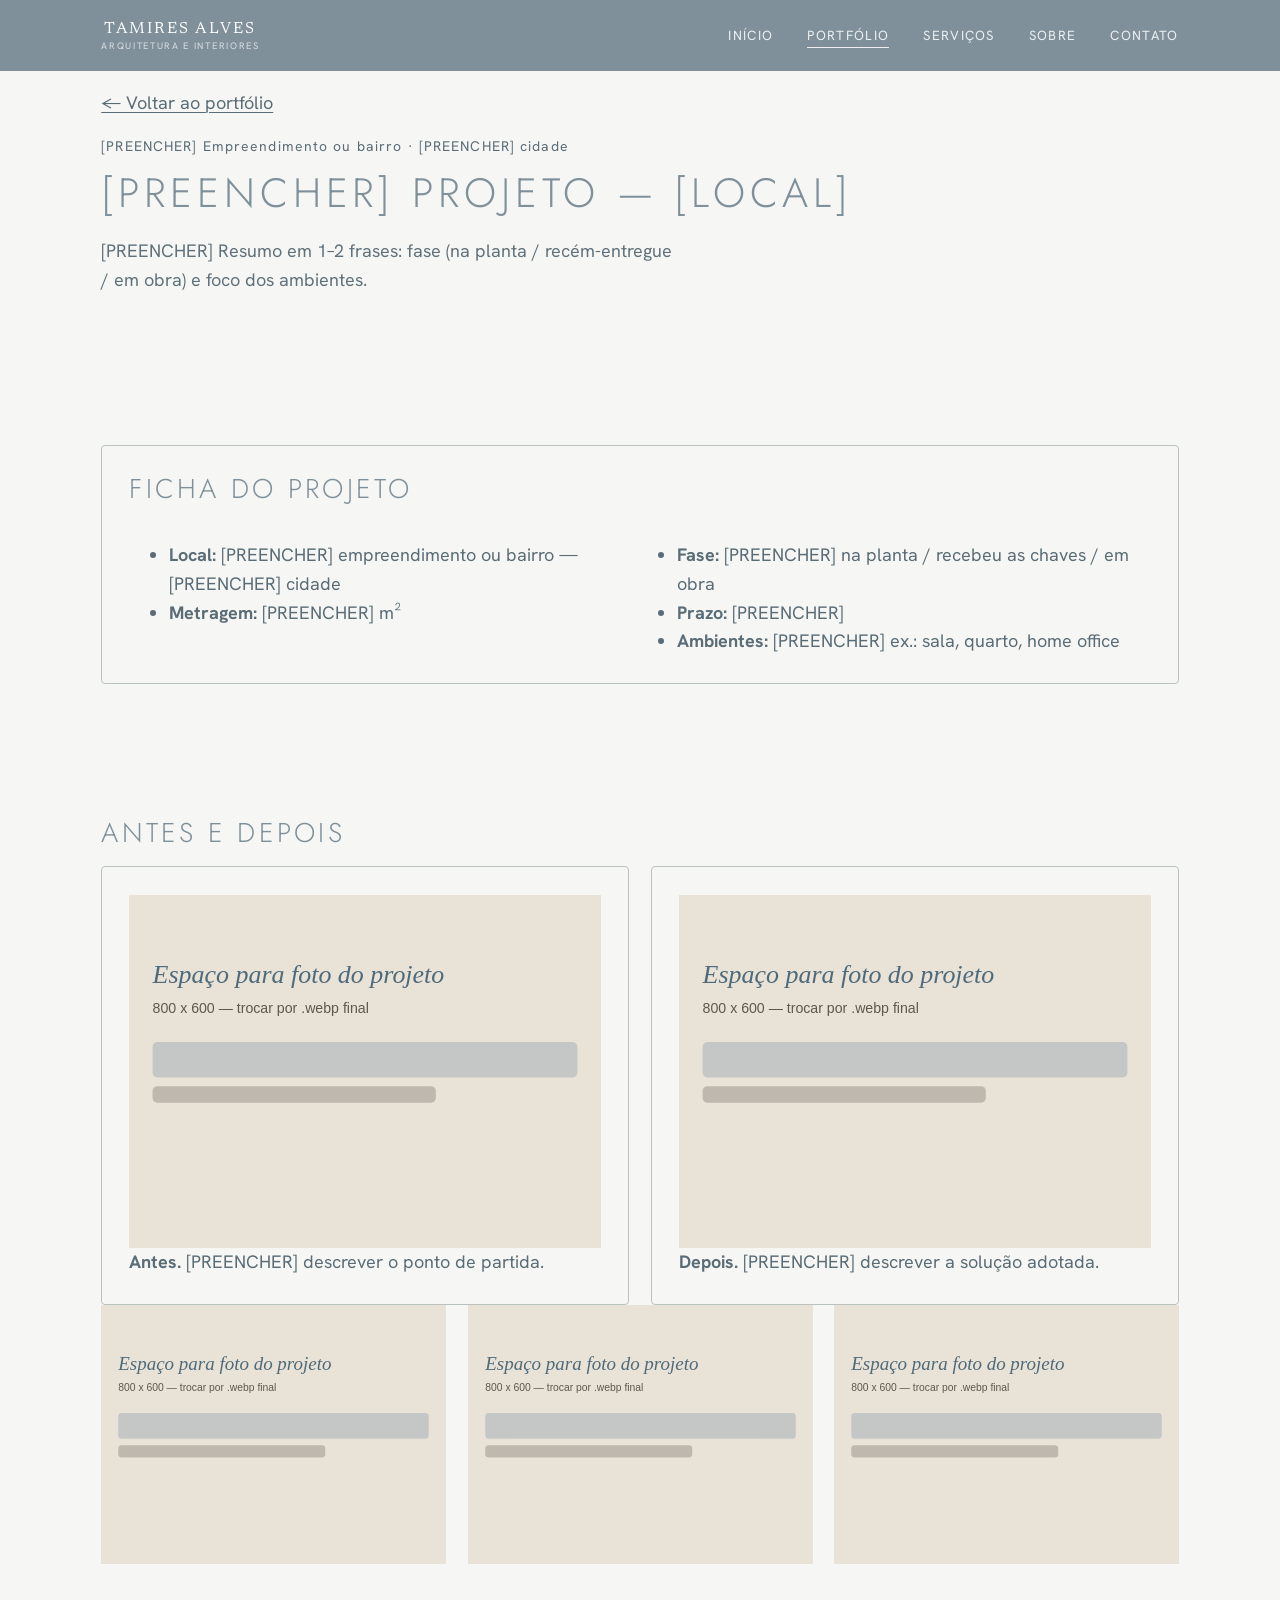
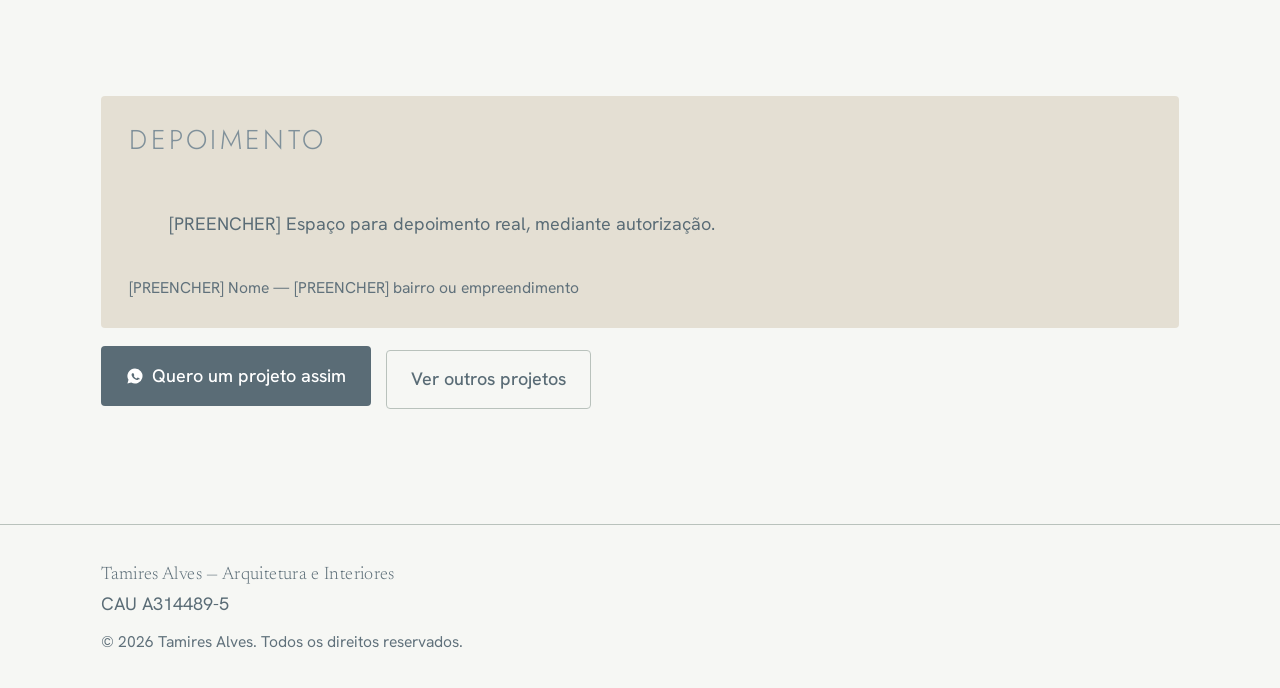
<file: portfolio/projeto-modelo.html>
<!DOCTYPE html>
<html lang="pt-BR">
<head>
  <meta charset="UTF-8">
  <meta name="viewport" content="width=device-width, initial-scale=1.0">
  <title>[PREENCHER] Projeto — [Local ou Bairro] | Tamires Alves</title>
  <meta name="description" content="[PREENCHER] Projeto de arquitetura e interiores: metragem, fase, prazo e antes e depois. Atendimento no ABC e Grande SP.">
  <link rel="canonical" href="https://arqtamiresalves.com.br/portfolio/projeto-modelo.html">
  <meta property="og:type" content="article">
  <meta property="og:title" content="[PREENCHER] Projeto — [Bairro] | Tamires Alves">
  <meta property="og:description" content="Ficha técnica, antes e depois e depoimento do projeto.">
  <meta property="og:url" content="https://arqtamiresalves.com.br/portfolio/projeto-modelo.html">
  <link rel="preconnect" href="https://fonts.googleapis.com">
  <link rel="preconnect" href="https://fonts.gstatic.com" crossorigin>
  <link href="https://fonts.googleapis.com/css2?family=Newsreader:wght@300;400&family=Hanken+Grotesk:wght@400;500&family=Jost:wght@300;400&display=swap" rel="stylesheet">
  <link rel="stylesheet" href="../css/styles.css">
</head>
<body>
  <header class="site-header">
    <div class="header-inner">
      <a class="marca" href="../index.html" aria-label="Tamires Alves — página inicial">
        <span class="marca-nome">TAMIRES ALVES</span>
        <span class="marca-sub">ARQUITETURA E INTERIORES</span>
      </a>
      <nav aria-label="Navegação principal">
        <button class="nav-toggle" type="button" data-nav-toggle aria-expanded="false" aria-controls="menu">Menu</button>
        <ul class="nav-list" id="menu" data-nav-list>
          <li><a href="../index.html">Início</a></li>
          <li><a href="index.html" aria-current="page">Portfólio</a></li>
          <li><a href="../servicos.html">Serviços</a></li>
          <li><a href="../sobre.html">Sobre</a></li>
          <li><a href="../contato.html">Contato</a></li>
        </ul>
      </nav>
    </div>
  </header>

  <main>
    <div class="container">
      <p><a href="index.html">← Voltar ao portfólio</a></p>
      <p class="eyebrow">[PREENCHER] Empreendimento ou bairro · [PREENCHER] cidade</p>
      <h1>[PREENCHER] Projeto — [Local]</h1>
      <p class="lead">[PREENCHER] Resumo em 1–2 frases: fase (na planta / recém-entregue / em obra) e foco dos ambientes.</p>
    </div>

    <section class="secao" aria-labelledby="ficha">
      <div class="container">
        <div class="card ficha">
          <h2 id="ficha">Ficha do projeto</h2>
          <ul>
            <li><strong>Local:</strong> [PREENCHER] empreendimento ou bairro — [PREENCHER] cidade</li>
            <li><strong>Metragem:</strong> [PREENCHER] m²</li>
            <li><strong>Fase:</strong> [PREENCHER] na planta / recebeu as chaves / em obra</li>
            <li><strong>Prazo:</strong> [PREENCHER]</li>
            <li><strong>Ambientes:</strong> [PREENCHER] ex.: sala, quarto, home office</li>
          </ul>
        </div>
      </div>
    </section>

    <section class="secao" aria-labelledby="antes-depois">
      <div class="container">
        <h2 id="antes-depois">Antes e depois</h2>
        <div class="card-grid grid-2">
          <figure class="card">
            <img src="../img/placeholder.svg" alt="Placeholder de foto do ambiente antes do projeto" width="800" height="600" loading="lazy">
            <figcaption><strong>Antes.</strong> [PREENCHER] descrever o ponto de partida.</figcaption>
          </figure>
          <figure class="card">
            <img src="../img/placeholder.svg" alt="Placeholder de foto do ambiente depois do projeto" width="800" height="600" loading="lazy">
            <figcaption><strong>Depois.</strong> [PREENCHER] descrever a solução adotada.</figcaption>
          </figure>
        </div>
        <div class="card-grid">
          <img src="../img/placeholder.svg" alt="Placeholder de detalhe do projeto, ex. marcenaria" width="800" height="600" loading="lazy">
          <img src="../img/placeholder.svg" alt="Placeholder de detalhe do projeto, ex. iluminação" width="800" height="600" loading="lazy">
          <img src="../img/placeholder.svg" alt="Placeholder de detalhe do projeto, ex. cores e texturas" width="800" height="600" loading="lazy">
        </div>
      </div>
    </section>

    <section class="secao" aria-labelledby="depoimento">
      <div class="container">
        <div class="card card--destaque">
          <h2 id="depoimento">Depoimento</h2>
          <blockquote>
            <p>[PREENCHER] Espaço para depoimento real, mediante autorização.</p>
          </blockquote>
          <p class="meta">[PREENCHER] Nome — [PREENCHER] bairro ou empreendimento</p>
        </div>
        <p><a class="btn btn-whats" href="https://wa.me/5511942119178?text=Ol%C3%A1%2C%20Tamires!%20Vi%20esse%20projeto%20e%20quero%20um%20or%C3%A7amento%20para%20o%20meu%20projeto.">Quero um projeto assim</a>
        <a class="btn btn-sec" href="index.html">Ver outros projetos</a></p>
      </div>
    </section>
  </main>

  <footer class="site-footer">
    <div class="container footer-inner">
      <p><strong>Tamires Alves — Arquitetura e Interiores</strong><br>CAU A314489-5</p>
      <p class="meta">© <span data-ano>2026</span> Tamires Alves. Todos os direitos reservados.</p>
    </div>
  </footer>

  <script src="../js/main.js" defer></script>
</body>
</html>
</file>
<file: css/styles.css>
:root {
  /* Tokens */
  --azul: #7F909A;          /* cor da marca (fundo do logotipo) */
  --azul-escuro: #5A6C76;   /* mesma família, mais escuro */
  --azul-profundo: #46565F; /* mais escuro ainda, para hovers */
  --papel: #F6F7F4;
  --tinta: #7F909A;
  --musgo: #5A6C76;
  --musgo-escuro: #4A5B65;
  --linho: #E4DFD3;
  --traco: #B9C2BC;

  /* Compatibilidade com nomes antigos */
  --fundo: var(--papel);
  --texto: var(--tinta);
  --texto-claro: #60717B;
  --branco: #FFFFFF;
  --borda: var(--traco);

  --max: 1120px;
  --serif: "Newsreader", Georgia, "Times New Roman", serif;
  --display: "Jost", "Hanken Grotesk", system-ui, sans-serif;
  --sans: "Hanken Grotesk", system-ui, -apple-system, "Segoe UI", Roboto, Arial, sans-serif;
}

* { box-sizing: border-box; }
html { scroll-behavior: smooth; font-size: 17px; }
body {
  margin: 0;
  background: var(--papel);
  color: var(--azul-escuro);
  font-family: var(--sans);
  font-size: 1.06rem;
  line-height: 1.6;
}

img { max-width: 100%; height: auto; display: block; border-radius: 0; }
a { color: var(--musgo); text-decoration-thickness: 1px; text-underline-offset: 3px; }
a:hover { color: var(--musgo-escuro); }
:focus-visible { outline: 2px solid var(--musgo); outline-offset: 3px; }

.container { max-width: var(--max); margin: 0 auto; padding: 0 1.25rem; }
.sr-only {
  position: absolute; width: 1px; height: 1px;
  overflow: hidden; clip: rect(0 0 0 0); white-space: nowrap;
}

h1, h2, h3 {
  font-family: var(--serif);
  font-weight: 300;
  font-style: normal;
  line-height: 1.05;
  letter-spacing: -0.01em;
  color: var(--azul);
}
h1 {
  font-family: var(--display);
  font-weight: 300;
  font-style: normal;
  text-transform: uppercase;
  letter-spacing: 0.12em;
  line-height: 1.2;
  font-size: clamp(1.4rem, 3.2vw, 2.5rem);
  margin: 0 0 1.2rem;
  color: var(--azul);
}
h2 {
  font-family: var(--display);
  font-weight: 300;
  font-style: normal;
  text-transform: uppercase;
  letter-spacing: 0.12em;
  line-height: 1.2;
  font-size: clamp(1.1rem, 2.2vw, 1.6rem);
  margin: 0 0 1rem;
}
h3 { font-size: 1.3rem; margin: 0 0 0.6rem; color: var(--azul-escuro); }
.lead { font-size: 1.06rem; max-width: 34rem; color: var(--texto-claro); }
.lead-linha { max-width: none; }
@media (min-width: 1040px) { .lead-linha { white-space: nowrap; } }
.meta { font-size: 0.92rem; color: var(--texto-claro); }
.eyebrow {
  font-family: var(--sans); font-size: 0.82rem; letter-spacing: 0.08em;
  color: var(--musgo); margin: 0 0 0.6rem;
}

/* Header — tinta da página, texto branco */
.site-header {
  background: var(--tinta);
  position: sticky; top: 0; z-index: 50;
}
.header-inner {
  display: flex; align-items: center; justify-content: space-between; flex-wrap: wrap;
  gap: 1rem; padding: 1.1rem 1.25rem;
  max-width: var(--max); margin: 0 auto;
}
.marca { text-decoration: none; color: #fff; line-height: 1.3; text-align: center; }
.marca-nome { display: block; font-family: var(--serif); font-size: 0.95rem; letter-spacing: 0.14em; }
.marca-sub { display: block; font-size: 0.55rem; letter-spacing: 0.18em; color: rgba(255,255,255,0.7); }
.nav-toggle {
  font: inherit; color: #fff; background: none;
  border: 1px solid rgba(255,255,255,0.4); border-radius: 4px;
  padding: 0.5rem 0.9rem; cursor: pointer;
  text-transform: uppercase; letter-spacing: 0.08em; font-size: 0.8rem;
}
.nav-list { list-style: none; margin: 0; padding: 0; display: none; }
.nav-list.open { display: block; padding-bottom: 0.6rem; }
.nav-list a {
  position: relative;
  display: block; padding: 0.6rem 0; text-decoration: none;
  color: rgba(255,255,255,0.85);
  font-size: 0.78rem; text-transform: uppercase; letter-spacing: 0.1em;
  transition: color 0.35s ease;
}
.nav-list a::after {
  content: ""; position: absolute; left: 0; right: 0; bottom: 0.2rem; height: 1px;
  background: currentColor; transform: scaleX(0); transform-origin: left;
  opacity: 0;
  transition: transform 0.45s cubic-bezier(0.22, 0.61, 0.36, 1), opacity 0.45s cubic-bezier(0.22, 0.61, 0.36, 1);
}
.nav-list a:hover { color: #fff; }
.nav-list a:hover::after,
.nav-list a[aria-current="page"]::after { transform: scaleX(1); opacity: 1; }
.site-header :focus-visible { outline-color: #fff; }

/* Botões */
.btn {
  display: inline-flex; align-items: center; justify-content: center; gap: 0.5rem;
  min-height: 44px; padding: 0.85rem 1.4rem; border-radius: 4px;
  font: inherit; font-weight: 500; text-decoration: none;
  border: 1px solid transparent; background: transparent; color: var(--azul-escuro);
  transition: background-color 0.2s ease, color 0.2s ease, border-color 0.2s ease;
}
.btn-whats {
  background-color: var(--musgo); color: #fff;
}
.btn-whats::before {
  content: ""; flex: 0 0 auto; width: 1.05rem; height: 1.05rem;
  background: url("data:image/svg+xml,%3Csvg xmlns='http://www.w3.org/2000/svg' viewBox='0 0 24 24' fill='%23ffffff'%3E%3Cpath d='M12 2a10 10 0 0 0-8.6 15.1L2 22l5-1.3A10 10 0 1 0 12 2Zm5.3 14.1c-.2.6-1.3 1.2-1.8 1.2-.5.1-.9.2-2.9-.6-2.5-1-4-3.5-4.1-3.7-.1-.2-1-1.3-1-2.5s.6-1.8.9-2c.2-.3.5-.3.7-.3h.5c.2 0 .4 0 .6.5l.8 1.9c.1.2.1.4 0 .5l-.4.5c-.1.2-.3.3-.1.6.2.3.8 1.2 1.6 2 .8.7 1.4.9 1.7 1 .2.1.4.1.6-.1l.8-.9c.2-.2.3-.2.6-.1l1.8.9c.2.1.4.2.4.3.1.2.1.9-.1 1.5Z'/%3E%3C/svg%3E") center / contain no-repeat;
}
.btn-whats:hover { background-color: var(--musgo-escuro); color: #fff; }
.btn-sec { border-color: var(--traco); color: var(--azul-escuro); }
.btn-sec:hover { border-color: var(--musgo); color: var(--musgo); }
.btn + .btn { margin-left: 0.6rem; }
.btn-bloco { width: 100%; }

/* Hero */
.hero { padding: 3rem 0 0; }
.hero-figura { margin: 2.5rem 0 0; }
.hero-figura img { width: 100%; aspect-ratio: 16 / 10; max-height: 72vh; object-fit: cover; background: var(--linho); }
.hero-acoes { margin: 1.6rem 0 0; }

/* Seções */
.secao { padding: clamp(6rem, 9vw, 8rem) 0 0; }

/* Cards — poucos, retos, sem sombra */
.card {
  background: transparent; border: 1px solid var(--traco); border-radius: 4px;
  padding: 1.6rem; margin: 1rem 0;
  display: flex; flex-direction: column;
}
.card > *:last-child { margin-bottom: 0; }
.card > p:last-child { margin-top: auto; }
.card--destaque { background: var(--linho); border-color: transparent; }
.card h2, .card h3 { margin-top: 0; }
.card-grid { display: grid; gap: 1.25rem; align-items: stretch; }
.card-grid > .card { margin: 0; }
.card img { aspect-ratio: 4 / 3; object-fit: cover; width: 100%; background: var(--linho); }
.card--destaque .btn-sec { background: transparent; color: var(--azul-escuro); border-color: var(--musgo); }

/* Cartões de serviço (Home) — fundo branco, hover azul profundo */
.card--servico {
  background: #fff;
  transition: background-color 0.35s ease, border-color 0.35s ease, color 0.35s ease;
}
.card--servico h3 {
  text-align: center;
  text-transform: uppercase;
  letter-spacing: 0.08em;
  font-size: 1.15rem;
  transition: color 0.35s ease;
}
.card--servico > p:last-child { text-align: center; }
.card--servico p,
.card--servico .btn-sec { transition: color 0.35s ease, border-color 0.35s ease; }
.card--servico:hover {
  background: var(--azul-profundo);
  border-color: var(--azul-profundo);
  color: #fff;
}
.card--servico:hover h3 { color: #fff; }
.card--servico:hover .btn-sec { color: #fff; border-color: rgba(255,255,255,0.6); }
.card--servico:hover .btn-sec:hover { border-color: #fff; }

/* Listas */
.areas { columns: 2; gap: 2rem; }
.areas li { break-inside: avoid; }
.principios { list-style: none; margin: 0; padding: 0; display: grid; gap: 1rem; }
.principios li { padding-left: 1rem; border-left: 1px solid var(--musgo); }

/* Contato */
.contato-grid { display: grid; gap: 3rem; align-items: start; }
.canais { list-style: none; margin: 2rem 0 0; padding: 0; display: grid; gap: 1rem; }
.canais li { border-bottom: 1px solid var(--traco); padding-bottom: 0.9rem; }
.canais a { color: var(--azul-escuro); text-decoration: none; }
.canais a:hover { color: var(--musgo); }
.fase-grupo { border: 0; margin: 0 0 1.6rem; padding: 0; }
.fase-grupo legend { font-size: 0.82rem; color: var(--musgo); padding: 0; margin-bottom: 0.6rem; }
.opcao {
  display: inline-flex; align-items: center; gap: 0.5rem;
  border: 1px solid var(--traco); border-radius: 4px;
  padding: 0.6rem 0.9rem; margin: 0 0.4rem 0.5rem 0; cursor: pointer;
  transition: border-color 0.2s ease, background-color 0.2s ease;
}
.opcao:hover { border-color: var(--musgo); }
.opcao input { accent-color: var(--musgo); }
.opcao:has(input:checked) { border-color: var(--musgo); background: var(--linho); }

/* Formulário — campos com linha inferior */
form p { margin: 0 0 1.5rem; }
form label { display: block; font-size: 0.82rem; color: var(--musgo); margin-bottom: 0.35rem; }
input[type="text"], input[type="tel"], input[type="email"], select {
  width: 100%; font: inherit; font-size: 1.06rem; color: var(--azul-escuro);
  background: transparent; border: 0; border-bottom: 1px solid var(--traco);
  border-radius: 0; padding: 0.55rem 0;
}
input:focus, select:focus { outline: 2px solid var(--musgo); outline-offset: 2px; border-bottom-color: var(--musgo); }
button.btn-whats { font: inherit; cursor: pointer; }

/* FAQ */
.faq { display: grid; gap: 2rem; }
.faq-titulo { font-family: var(--display); font-size: clamp(1.8rem, 4.5vw, 2.6rem); font-weight: 300; letter-spacing: 0.12em; text-transform: uppercase; margin: 0; color: var(--azul); }
.faq-lista { display: grid; gap: 0.6rem; }
.faq-item { border: 1px solid var(--traco); border-radius: 4px; }
.faq-q {
  display: flex; align-items: center; justify-content: space-between; gap: 1rem;
  padding: 1.1rem 1.25rem; cursor: pointer; list-style: none;
  font-size: 1.06rem; line-height: 1.4;
}
.faq-q::-webkit-details-marker { display: none; }
.faq-q::marker { content: ""; }
.faq-icone { flex: 0 0 auto; color: var(--musgo); transition: transform 0.2s ease; }
.faq-item[open] .faq-icone { transform: rotate(90deg); }
.faq-a { padding: 0 1.25rem 1.25rem; color: var(--texto-claro); }
.faq-a p { margin: 0; }

/* Sobre */
.sobre-media { display: flex; align-items: center; gap: 1.2rem; }
.sobre-nome {
  writing-mode: vertical-rl; transform: rotate(180deg);
  font-family: var(--serif); font-weight: 300;
  font-size: 1rem; letter-spacing: 0.3em;
  margin: 0; white-space: nowrap; color: var(--texto-claro);
}
.sobre-grid { display: grid; gap: 2rem; align-items: start; }
.sobre-media img { flex: 1 1 auto; min-width: 0; width: 100%; aspect-ratio: 3 / 4; object-fit: cover; background: var(--linho); }
.stats { list-style: none; margin: 0 0 1.6rem; padding: 0; display: grid; grid-template-columns: 1fr 1fr; gap: 1rem; }
.stats li { text-align: center; }
.stat-num { display: block; font-family: var(--display); font-size: clamp(1.7rem, 3vw, 2.2rem); font-weight: 300; text-transform: uppercase; letter-spacing: 0.12em; line-height: 1.2; color: var(--azul); }
.stat-lab { display: block; color: var(--texto-claro); font-size: 0.9rem; text-transform: uppercase; letter-spacing: 0.06em; }

/* Rodapé */
.site-footer { border-top: 1px solid var(--traco); margin-top: clamp(6rem, 9vw, 8rem); }
.footer-inner { padding: 2rem 1.25rem; display: grid; gap: 0.6rem; }
.footer-inner p { margin: 0; }
.footer-inner strong { font-family: var(--serif); font-weight: 300; letter-spacing: 0.02em; }

@media (min-width: 800px) {
  .nav-toggle { display: none; }
  .nav-list { display: flex; gap: 2rem; align-items: center; }
  .nav-list a { padding: 0.3rem 0; font-size: 0.78rem; }
  .hero-grid { display: grid; grid-template-columns: 1fr; gap: 2rem; }
  .card-grid { grid-template-columns: repeat(3, 1fr); }
  .grid-2 { grid-template-columns: repeat(2, 1fr); }
  .card-split { display: grid; grid-template-columns: 1fr 1.2fr; gap: 2rem; align-items: center; }
  .contato-grid { grid-template-columns: 0.85fr 1.15fr; gap: 4rem; }
  .btn-bloco { width: auto; }
  .sobre-grid { grid-template-columns: 0.85fr 1.15fr; gap: 3rem; }
  .faq { grid-template-columns: 0.35fr 0.65fr; align-items: start; }
  .ficha ul { columns: 2; gap: 2rem; }
  .ficha li { break-inside: avoid; }
  .areas { columns: 3; }
}

@media (prefers-reduced-motion: reduce) {
  html { scroll-behavior: auto; }
  *, *::before, *::after { transition: none !important; animation: none !important; }
}

/* Transição suave entre páginas */
@keyframes pagina-entra { from { opacity: 0; } }
body { animation: pagina-entra 0.4s ease both; }
html.pagina-saindo { opacity: 0; transition: opacity 0.22s ease; }
</file>
